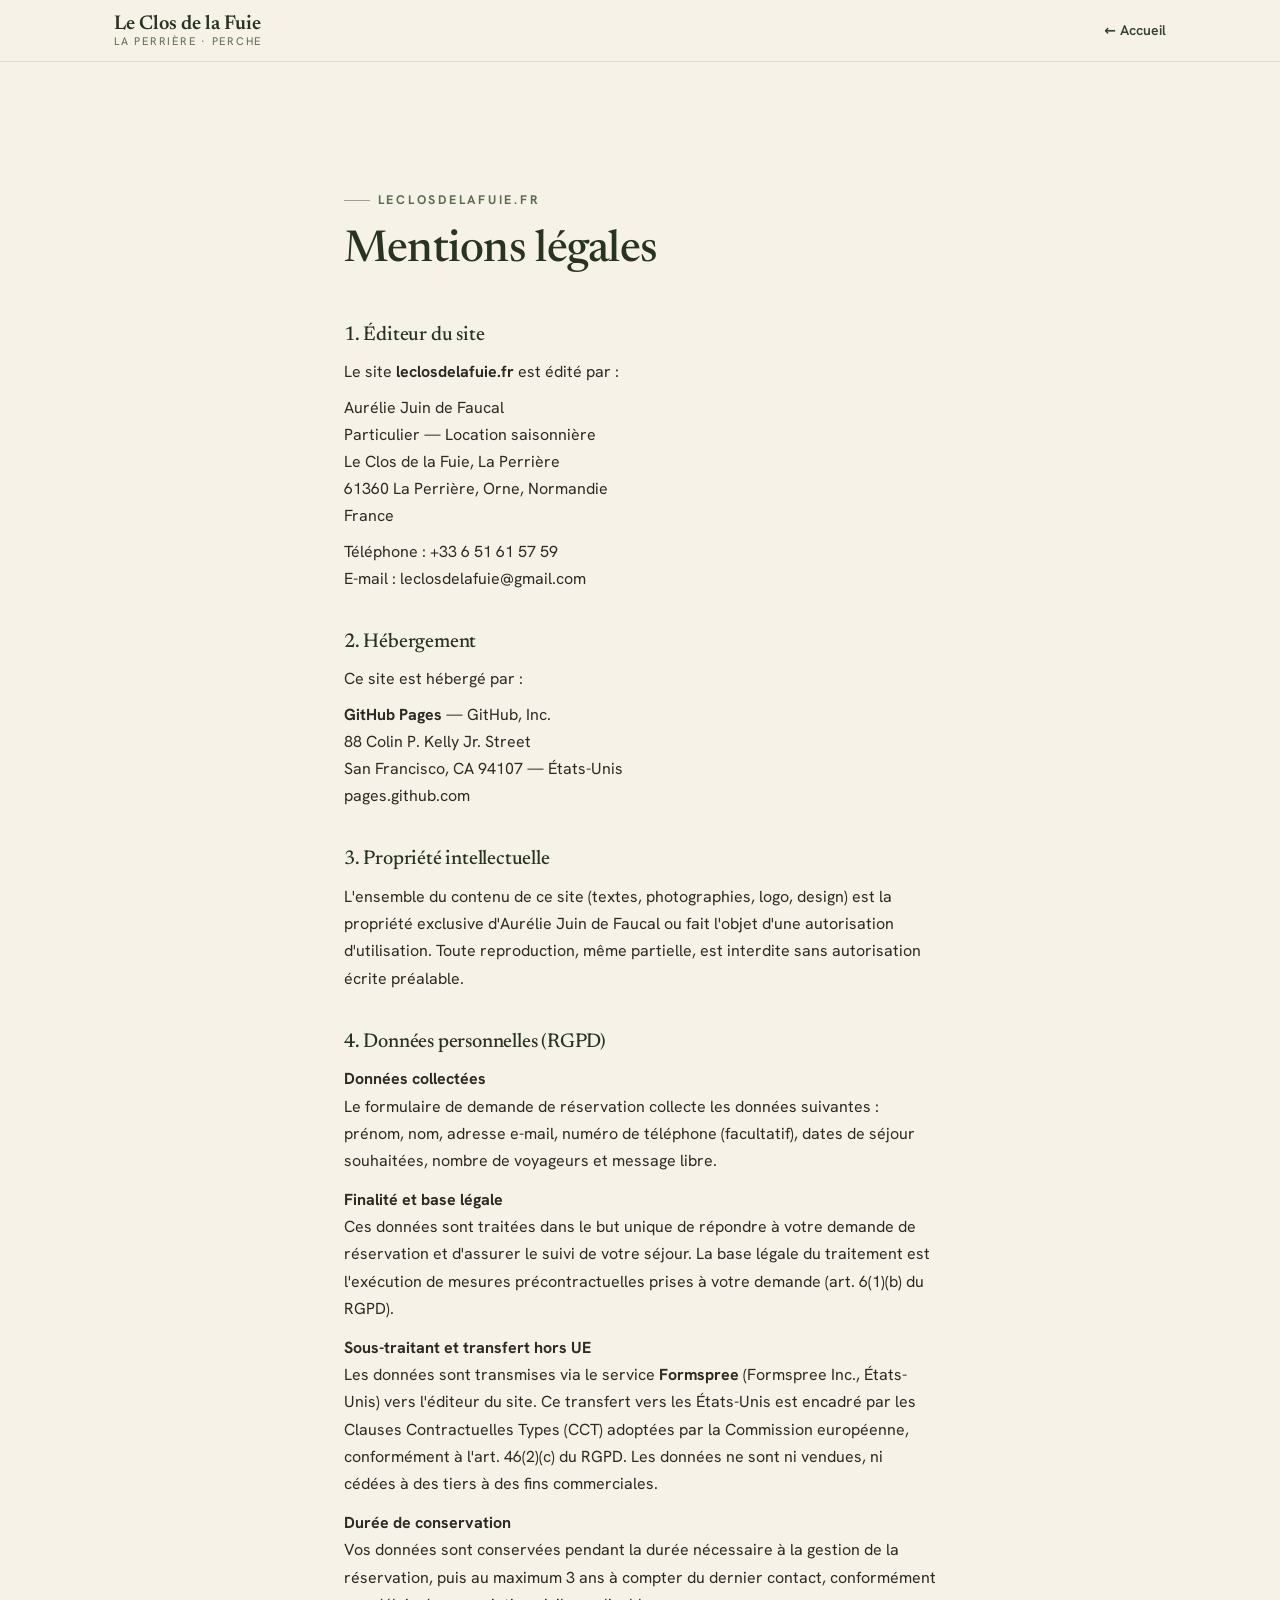
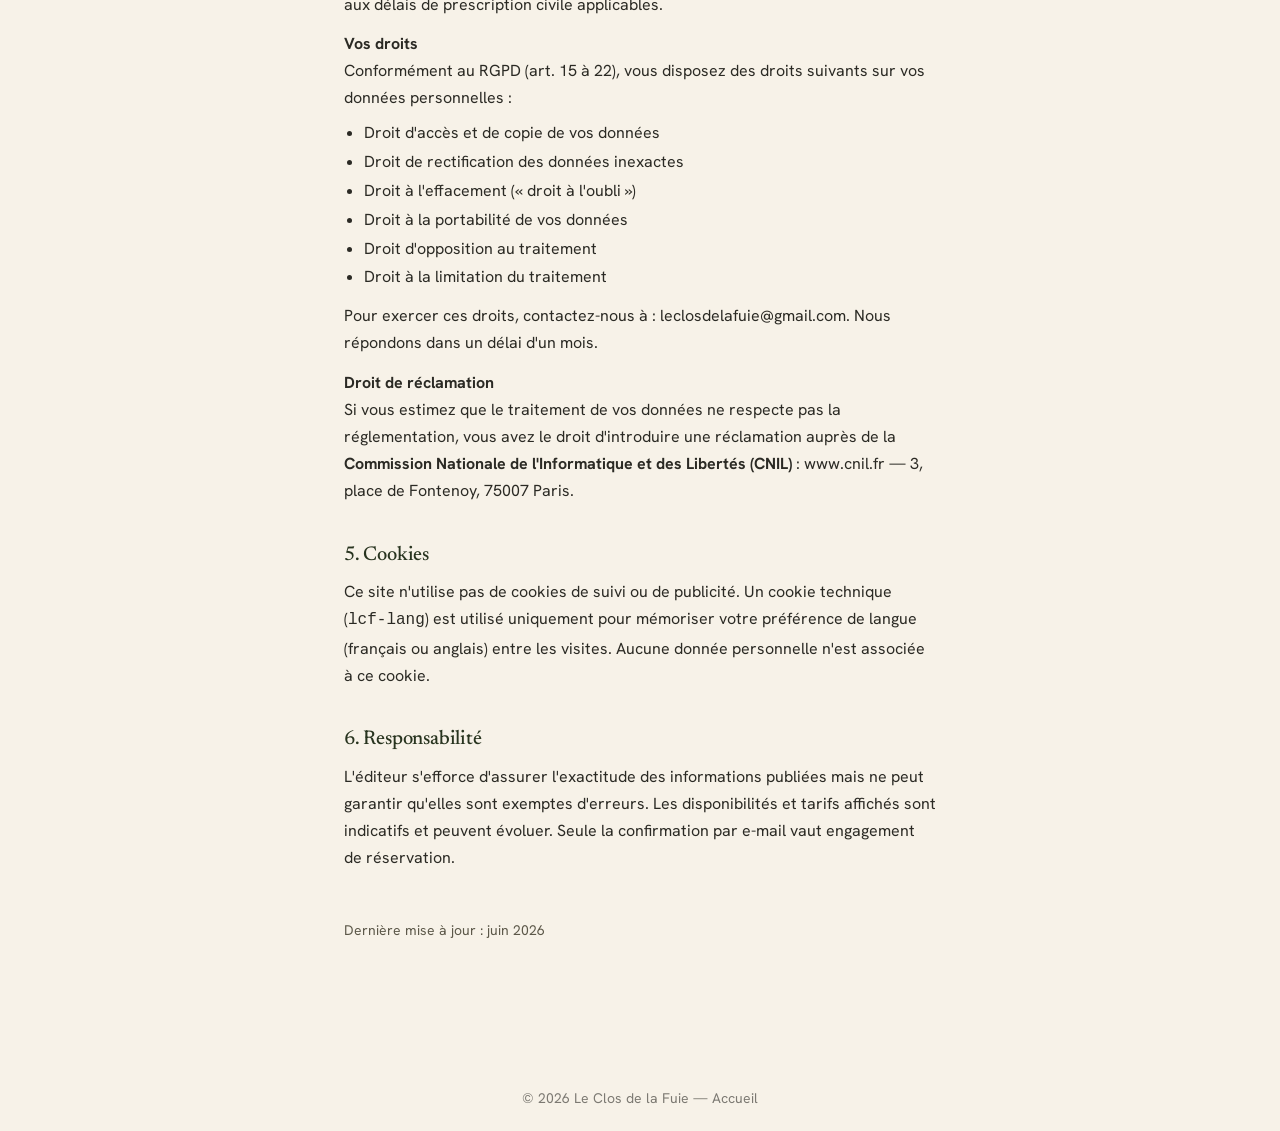
<file: mentions-legales.html>
<!DOCTYPE html>
<html lang="fr">
<head>
<meta charset="UTF-8">
<meta name="viewport" content="width=device-width, initial-scale=1">
<title>Mentions légales — Le Clos de la Fuie</title>
<meta name="description" content="Mentions légales du site leclosdelafuie.fr — gîte de charme à La Perrière, Perche.">
<meta name="robots" content="noindex">
<link rel="stylesheet" href="/styles.css">
</head>
<body>

<header class="art-top">
  <div class="wrap">
    <a class="brand" href="/">
      <b>Le Clos de la Fuie</b>
      <span>La Perrière · Perche</span>
    </a>
    <a class="back" href="/">← Accueil</a>
  </div>
</header>

<section style="max-width:720px; margin:0 auto; padding:clamp(60px,10vw,120px) var(--pad)">

  <p class="overline" style="margin-bottom:16px">leclosdelafuie.fr</p>
  <h1 style="font-family:var(--serif); font-size:clamp(28px,4vw,44px); font-weight:500; color:var(--forest-700); margin:0 0 48px; line-height:1.15">Mentions légales</h1>

  <div style="display:flex; flex-direction:column; gap:40px; color:var(--ink); line-height:1.7; font-size:16px">

    <div>
      <h2 style="font-family:var(--serif); font-size:20px; font-weight:500; color:var(--forest-700); margin:0 0 12px">1. Éditeur du site</h2>
      <p>Le site <strong>leclosdelafuie.fr</strong> est édité par :</p>
      <p style="margin-top:8px">
        Aurélie Juin de Faucal<br>
        Particulier — Location saisonnière<br>
        Le Clos de la Fuie, La Perrière<br>
        61360 La Perrière, Orne, Normandie<br>
        France
      </p>
      <p style="margin-top:8px">
        Téléphone : <a href="tel:+33651615759">+33 6 51 61 57 59</a><br>
        E-mail : <a href="mailto:leclosdelafuie@gmail.com">leclosdelafuie@gmail.com</a>
      </p>
    </div>

    <div>
      <h2 style="font-family:var(--serif); font-size:20px; font-weight:500; color:var(--forest-700); margin:0 0 12px">2. Hébergement</h2>
      <p>Ce site est hébergé par :</p>
      <p style="margin-top:8px">
        <strong>GitHub Pages</strong> — GitHub, Inc.<br>
        88 Colin P. Kelly Jr. Street<br>
        San Francisco, CA 94107 — États-Unis<br>
        <a href="https://pages.github.com" target="_blank" rel="noopener">pages.github.com</a>
      </p>
    </div>

    <div>
      <h2 style="font-family:var(--serif); font-size:20px; font-weight:500; color:var(--forest-700); margin:0 0 12px">3. Propriété intellectuelle</h2>
      <p>L'ensemble du contenu de ce site (textes, photographies, logo, design) est la propriété exclusive d'Aurélie Juin de Faucal ou fait l'objet d'une autorisation d'utilisation. Toute reproduction, même partielle, est interdite sans autorisation écrite préalable.</p>
    </div>

    <div>
      <h2 style="font-family:var(--serif); font-size:20px; font-weight:500; color:var(--forest-700); margin:0 0 12px">4. Données personnelles (RGPD)</h2>

      <p><strong>Données collectées</strong><br>Le formulaire de demande de réservation collecte les données suivantes : prénom, nom, adresse e-mail, numéro de téléphone (facultatif), dates de séjour souhaitées, nombre de voyageurs et message libre.</p>

      <p style="margin-top:12px"><strong>Finalité et base légale</strong><br>Ces données sont traitées dans le but unique de répondre à votre demande de réservation et d'assurer le suivi de votre séjour. La base légale du traitement est l'exécution de mesures précontractuelles prises à votre demande (art. 6(1)(b) du RGPD).</p>

      <p style="margin-top:12px"><strong>Sous-traitant et transfert hors UE</strong><br>Les données sont transmises via le service <strong>Formspree</strong> (Formspree Inc., États-Unis) vers l'éditeur du site. Ce transfert vers les États-Unis est encadré par les Clauses Contractuelles Types (CCT) adoptées par la Commission européenne, conformément à l'art. 46(2)(c) du RGPD. Les données ne sont ni vendues, ni cédées à des tiers à des fins commerciales.</p>

      <p style="margin-top:12px"><strong>Durée de conservation</strong><br>Vos données sont conservées pendant la durée nécessaire à la gestion de la réservation, puis au maximum 3 ans à compter du dernier contact, conformément aux délais de prescription civile applicables.</p>

      <p style="margin-top:12px"><strong>Vos droits</strong><br>Conformément au RGPD (art. 15 à 22), vous disposez des droits suivants sur vos données personnelles :</p>
      <ul style="margin-top:8px; padding-left:20px; line-height:1.8">
        <li>Droit d'accès et de copie de vos données</li>
        <li>Droit de rectification des données inexactes</li>
        <li>Droit à l'effacement (« droit à l'oubli »)</li>
        <li>Droit à la portabilité de vos données</li>
        <li>Droit d'opposition au traitement</li>
        <li>Droit à la limitation du traitement</li>
      </ul>
      <p style="margin-top:10px">Pour exercer ces droits, contactez-nous à : <a href="mailto:leclosdelafuie@gmail.com">leclosdelafuie@gmail.com</a>. Nous répondons dans un délai d'un mois.</p>

      <p style="margin-top:12px"><strong>Droit de réclamation</strong><br>Si vous estimez que le traitement de vos données ne respecte pas la réglementation, vous avez le droit d'introduire une réclamation auprès de la <strong>Commission Nationale de l'Informatique et des Libertés (CNIL)</strong> : <a href="https://www.cnil.fr" target="_blank" rel="noopener">www.cnil.fr</a> — 3, place de Fontenoy, 75007 Paris.</p>
    </div>

    <div>
      <h2 style="font-family:var(--serif); font-size:20px; font-weight:500; color:var(--forest-700); margin:0 0 12px">5. Cookies</h2>
      <p>Ce site n'utilise pas de cookies de suivi ou de publicité. Un cookie technique (<code>lcf-lang</code>) est utilisé uniquement pour mémoriser votre préférence de langue (français ou anglais) entre les visites. Aucune donnée personnelle n'est associée à ce cookie.</p>
    </div>

    <div>
      <h2 style="font-family:var(--serif); font-size:20px; font-weight:500; color:var(--forest-700); margin:0 0 12px">6. Responsabilité</h2>
      <p>L'éditeur s'efforce d'assurer l'exactitude des informations publiées mais ne peut garantir qu'elles sont exemptes d'erreurs. Les disponibilités et tarifs affichés sont indicatifs et peuvent évoluer. Seule la confirmation par e-mail vaut engagement de réservation.</p>
    </div>

    <div style="padding-top:8px; border-top:1px solid var(--stone-200); color:var(--ink-soft); font-size:14px">
      <p>Dernière mise à jour : juin 2026</p>
    </div>

  </div>
</section>

<footer style="background:var(--forest-800); padding:24px var(--pad); text-align:center">
  <p style="color:var(--linen-50); font-size:14px; opacity:.6">© 2026 Le Clos de la Fuie — <a href="/" style="color:inherit">Accueil</a></p>
</footer>

</body>
</html>
</file>
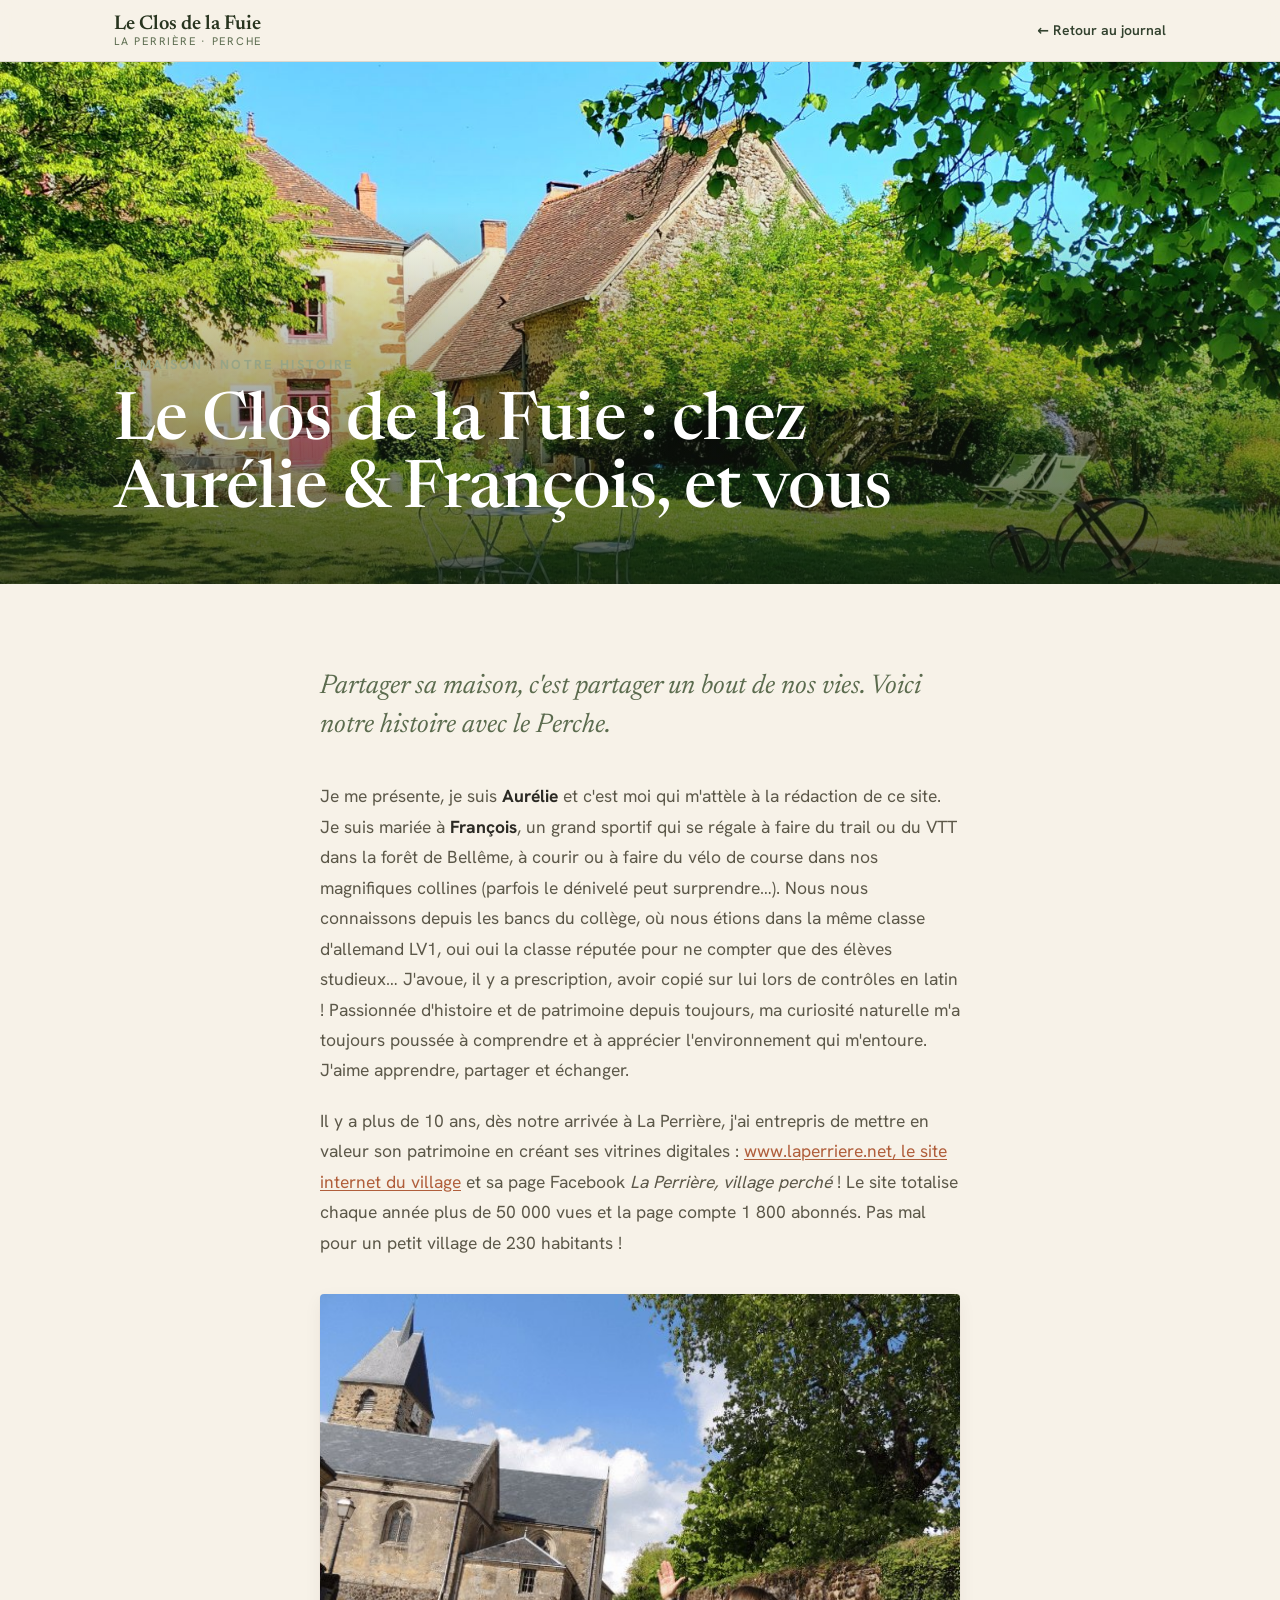
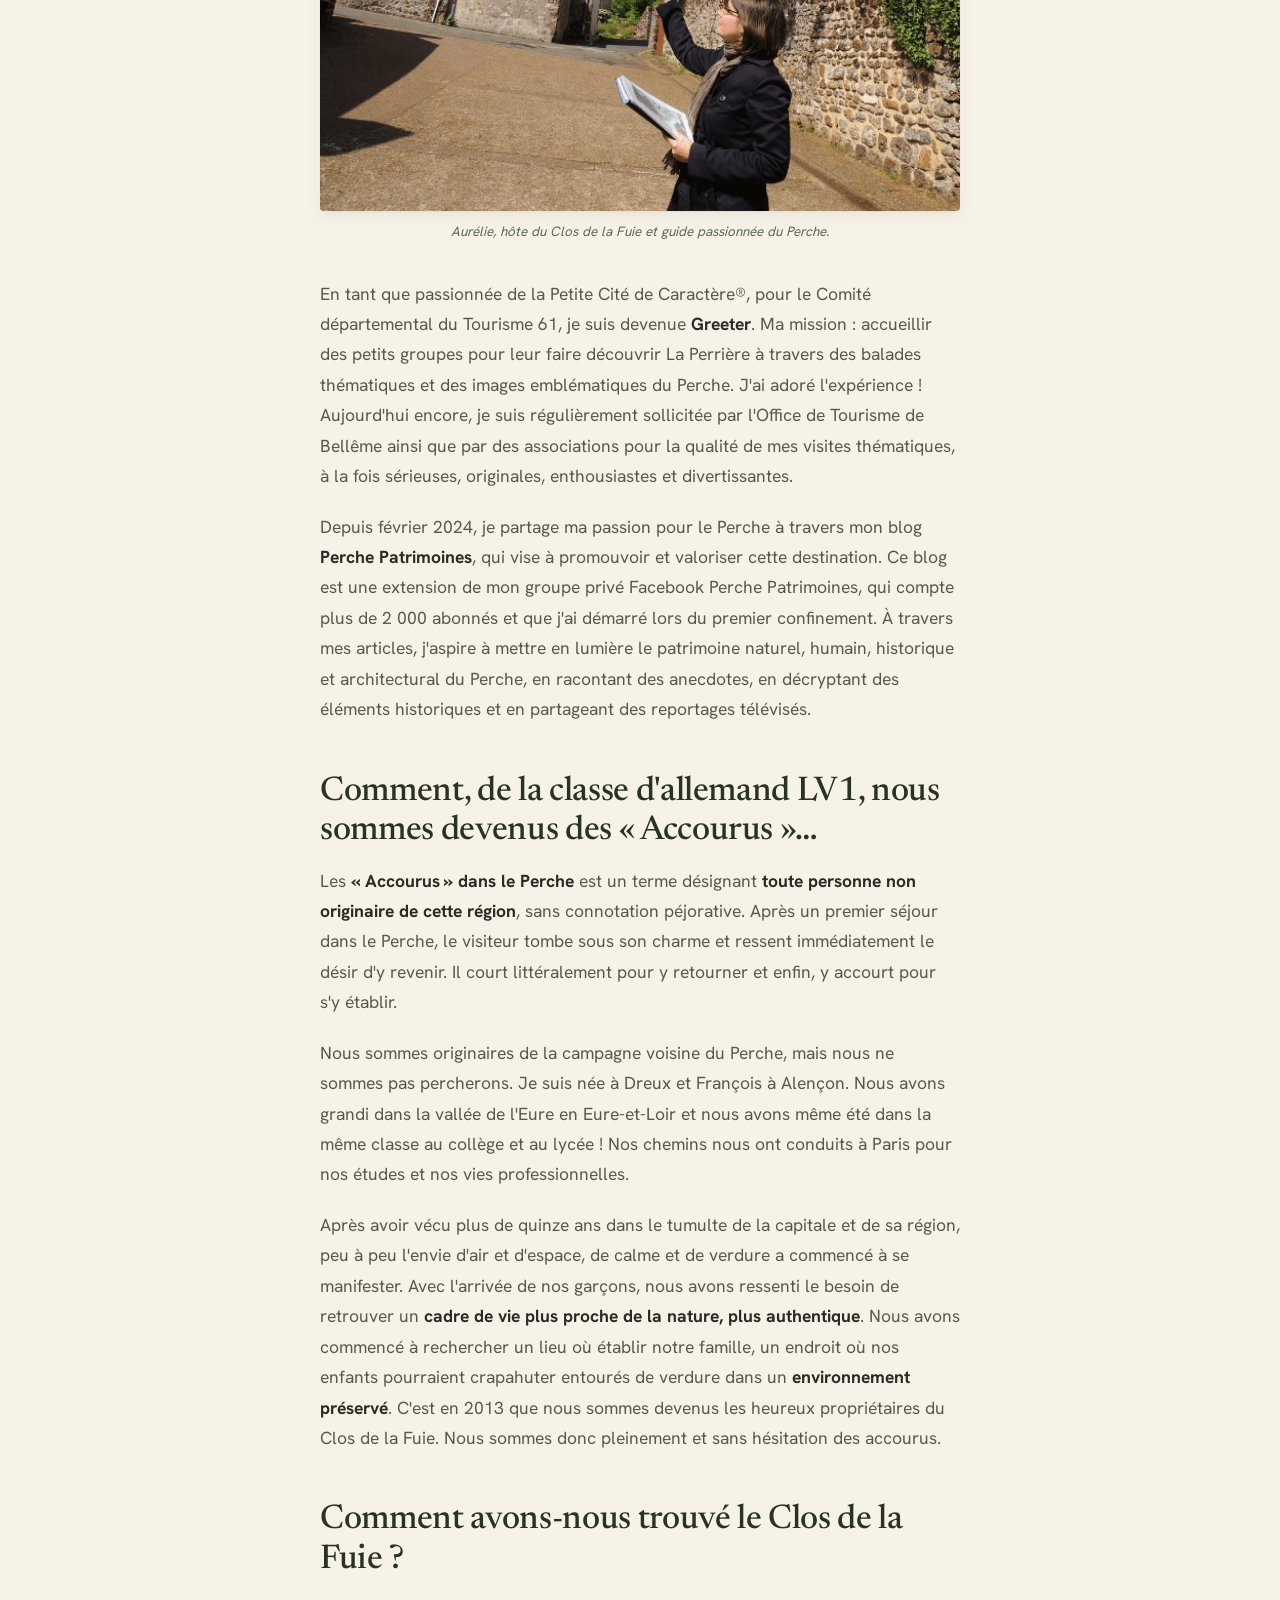
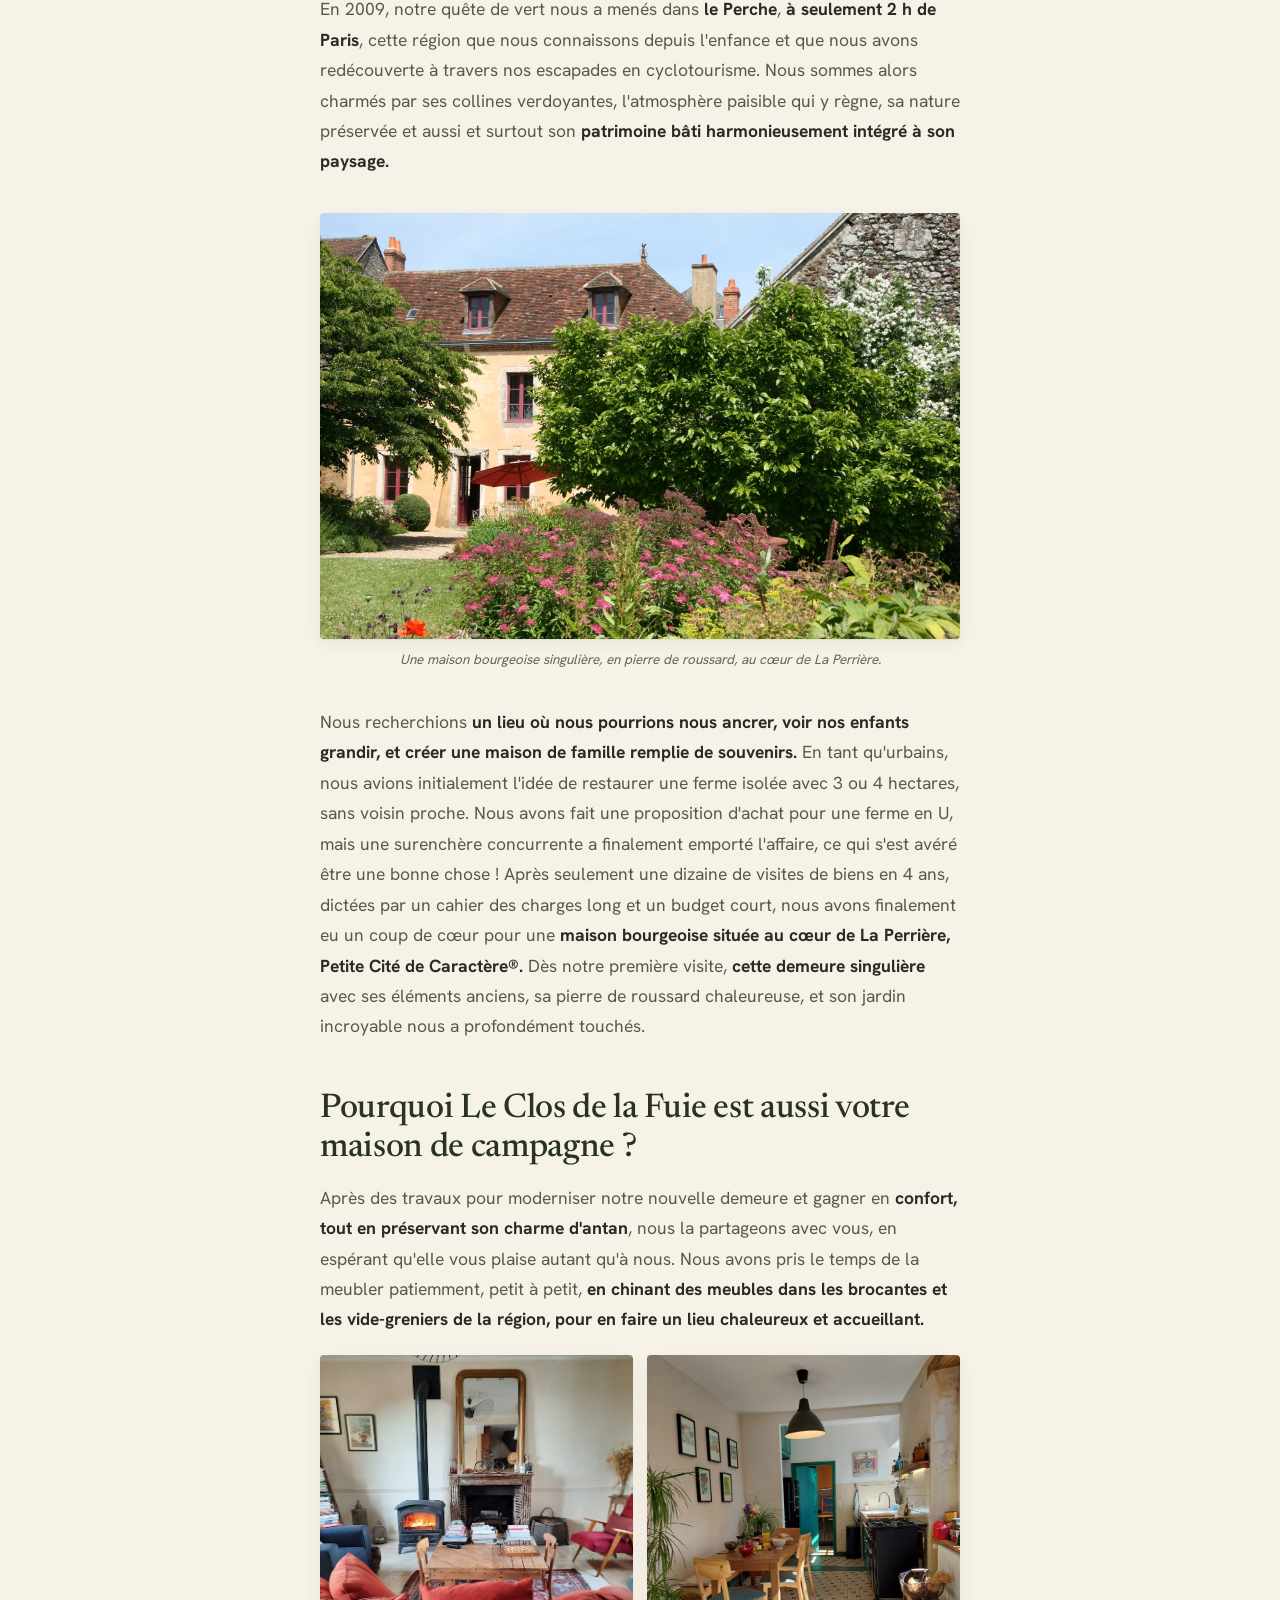
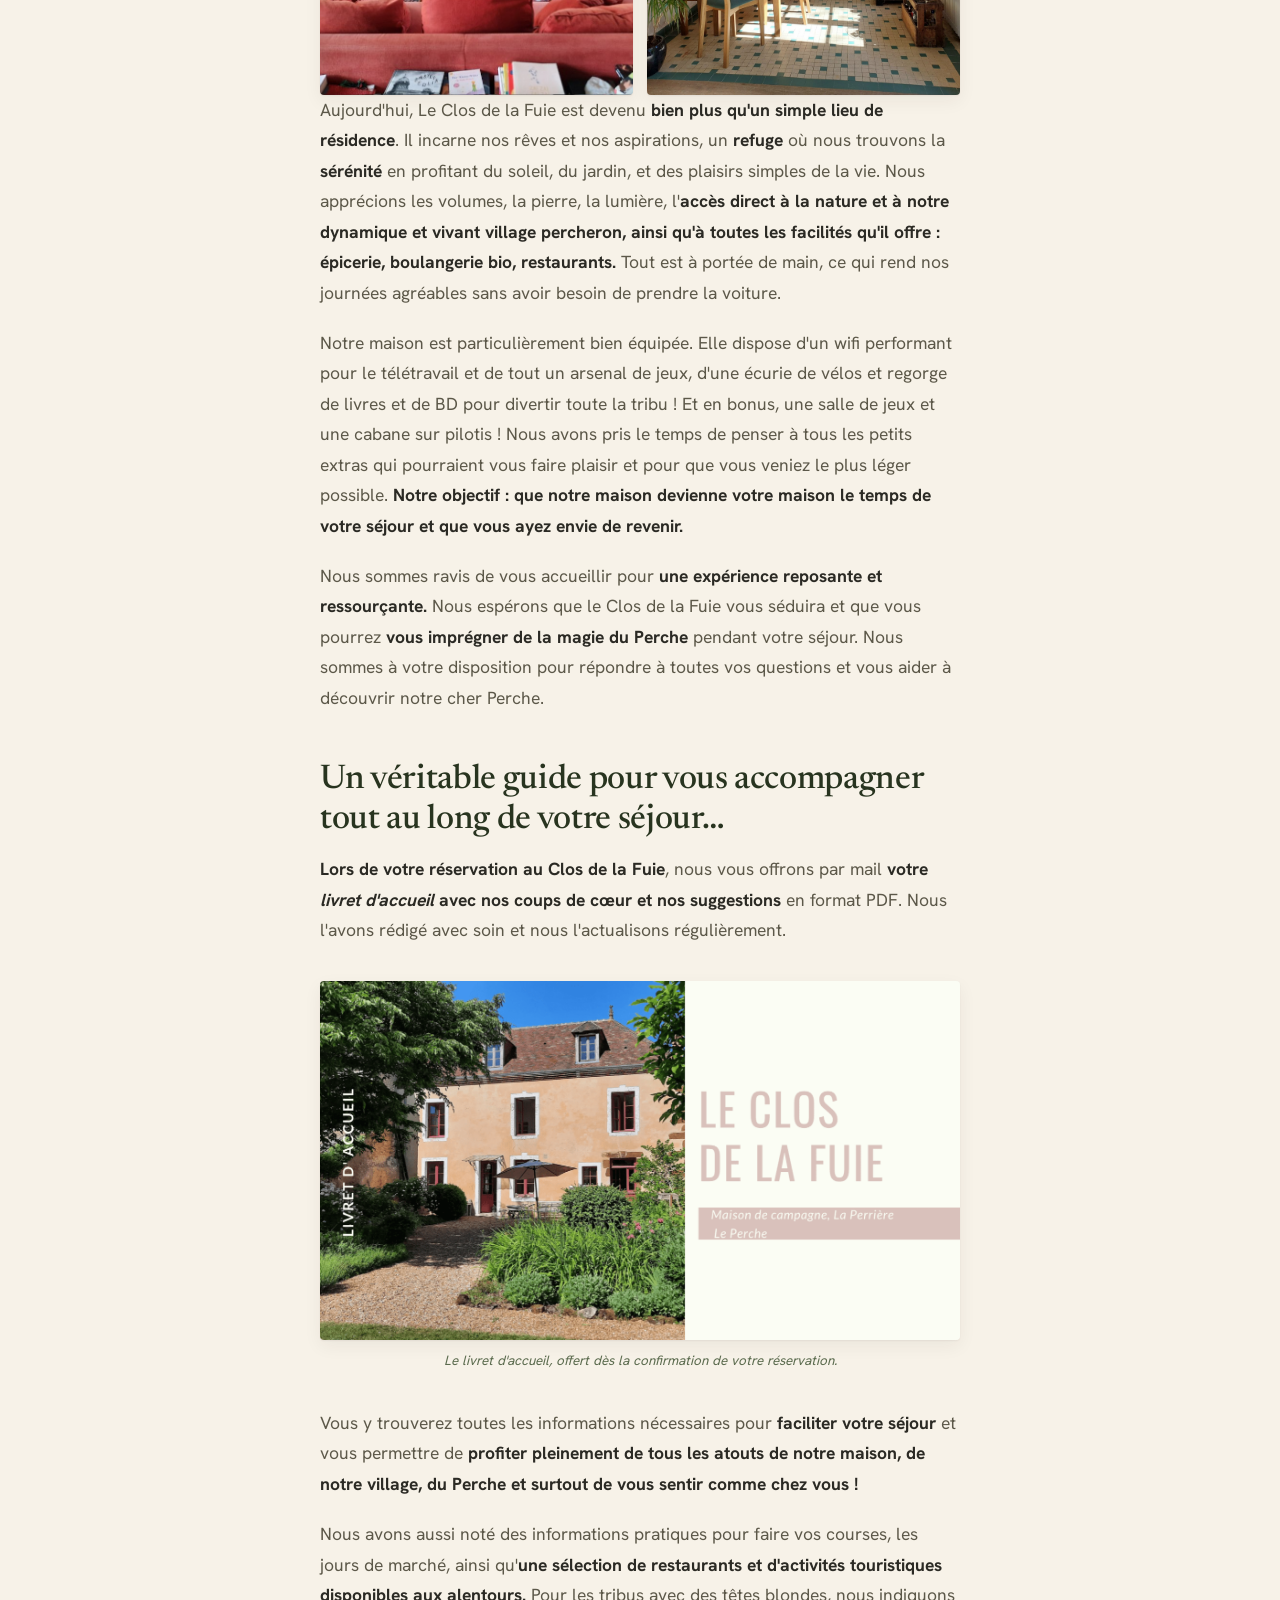
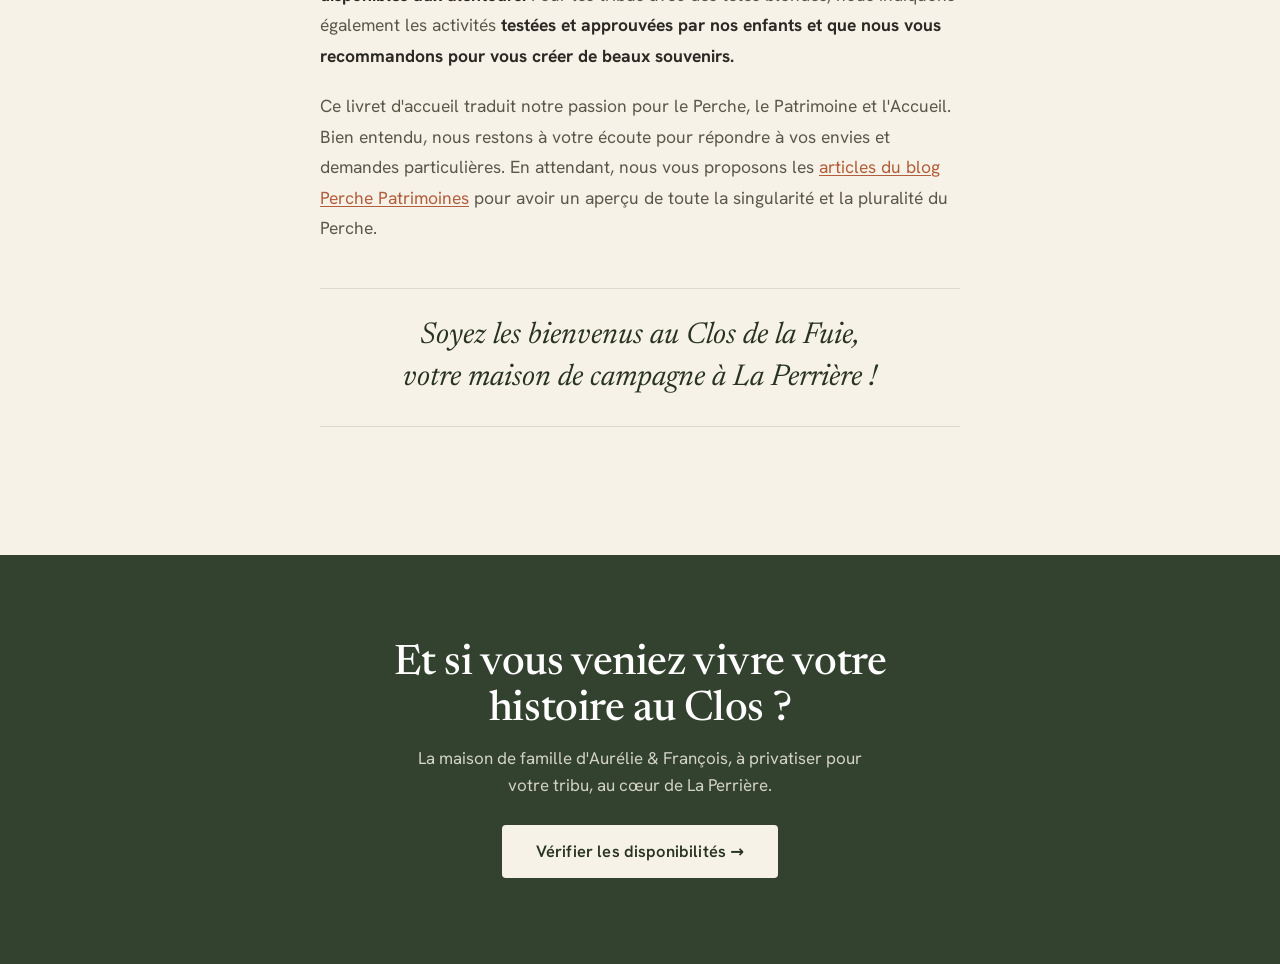
<file: articles/le-clos-chez-aurelie-francois.html>
<!DOCTYPE html>
<html lang="fr">
<head>
<meta charset="UTF-8">
<meta name="viewport" content="width=device-width, initial-scale=1">
<title>Le Clos de la Fuie : chez Aurélie et François, et vous — Le Clos de la Fuie</title>
<meta name="description" content="Partager sa maison, c'est partager un bout de nos vies. L'histoire d'Aurélie et François, et de leur maison de famille au cœur de La Perrière, dans le Perche.">
<link rel="icon" href="../favicon.svg" type="image/svg+xml">
<link rel="stylesheet" href="../styles.css">
</head>
<body>

<header class="art-top">
  <div class="wrap">
    <a class="brand" href="../index.html">
      <b>Le Clos de la Fuie</b>
      <span>La Perrière · Perche</span>
    </a>
    <a class="back" href="../index.html#journal">← Retour au journal</a>
  </div>
</header>

<section class="art-hero">
  <img src="../images/real-garden-wide.jpg" alt="Le Clos de la Fuie, maison de famille à La Perrière">
  <div class="wrap">
    <div class="eyebrow">La maison · Notre histoire</div>
    <h1>Le Clos de la Fuie : chez Aurélie &amp; François, et vous</h1>
  </div>
</section>

<article class="article">
  <p class="lede">Partager sa maison, c'est partager un bout de nos vies. Voici notre histoire avec le Perche.</p>

  <p>Je me présente, je suis <strong>Aurélie</strong> et c'est moi qui m'attèle à la rédaction de ce site. Je suis mariée à <strong>François</strong>, un grand sportif qui se régale à faire du trail ou du VTT dans la forêt de Bellême, à courir ou à faire du vélo de course dans nos magnifiques collines (parfois le dénivelé peut surprendre…). Nous nous connaissons depuis les bancs du collège, où nous étions dans la même classe d'allemand LV1, oui oui la classe réputée pour ne compter que des élèves studieux… J'avoue, il y a prescription, avoir copié sur lui lors de contrôles en latin ! Passionnée d'histoire et de patrimoine depuis toujours, ma curiosité naturelle m'a toujours poussée à comprendre et à apprécier l'environnement qui m'entoure. J'aime apprendre, partager et échanger.</p>

  <p>Il y a plus de 10 ans, dès notre arrivée à La Perrière, j'ai entrepris de mettre en valeur son patrimoine en créant ses vitrines digitales : <a href="https://laperriere.net/" target="_blank" rel="noopener">www.laperriere.net, le site internet du village</a> et sa page Facebook <em>La Perrière, village perché</em> ! Le site totalise chaque année plus de 50 000 vues et la page compte 1 800 abonnés. Pas mal pour un petit village de 230 habitants !</p>

  <figure>
    <img src="../images/hosts-2.jpg" alt="Aurélie, votre hôte et guide locale">
    <figcaption>Aurélie, hôte du Clos de la Fuie et guide passionnée du Perche.</figcaption>
  </figure>

  <p>En tant que passionnée de la Petite Cité de Caractère®, pour le Comité départemental du Tourisme 61, je suis devenue <strong>Greeter</strong>. Ma mission : accueillir des petits groupes pour leur faire découvrir La Perrière à travers des balades thématiques et des images emblématiques du Perche. J'ai adoré l'expérience ! Aujourd'hui encore, je suis régulièrement sollicitée par l'Office de Tourisme de Bellême ainsi que par des associations pour la qualité de mes visites thématiques, à la fois sérieuses, originales, enthousiastes et divertissantes.</p>

  <p>Depuis février 2024, je partage ma passion pour le Perche à travers mon blog <strong>Perche Patrimoines</strong>, qui vise à promouvoir et valoriser cette destination. Ce blog est une extension de mon groupe privé Facebook Perche Patrimoines, qui compte plus de 2 000 abonnés et que j'ai démarré lors du premier confinement. À travers mes articles, j'aspire à mettre en lumière le patrimoine naturel, humain, historique et architectural du Perche, en racontant des anecdotes, en décryptant des éléments historiques et en partageant des reportages télévisés.</p>

  <h2>Comment, de la classe d'allemand LV1, nous sommes devenus des « Accourus »…</h2>

  <p>Les <strong>« Accourus » dans le Perche</strong> est un terme désignant <strong>toute personne non originaire de cette région</strong>, sans connotation péjorative. Après un premier séjour dans le Perche, le visiteur tombe sous son charme et ressent immédiatement le désir d'y revenir. Il court littéralement pour y retourner et enfin, y accourt pour s'y établir.</p>

  <p>Nous sommes originaires de la campagne voisine du Perche, mais nous ne sommes pas percherons. Je suis née à Dreux et François à Alençon. Nous avons grandi dans la vallée de l'Eure en Eure-et-Loir et nous avons même été dans la même classe au collège et au lycée ! Nos chemins nous ont conduits à Paris pour nos études et nos vies professionnelles.</p>

  <p>Après avoir vécu plus de quinze ans dans le tumulte de la capitale et de sa région, peu à peu l'envie d'air et d'espace, de calme et de verdure a commencé à se manifester. Avec l'arrivée de nos garçons, nous avons ressenti le besoin de retrouver un <strong>cadre de vie plus proche de la nature, plus authentique</strong>. Nous avons commencé à rechercher un lieu où établir notre famille, un endroit où nos enfants pourraient crapahuter entourés de verdure dans un <strong>environnement préservé</strong>. C'est en 2013 que nous sommes devenus les heureux propriétaires du Clos de la Fuie. Nous sommes donc pleinement et sans hésitation des accourus.</p>

  <h2>Comment avons-nous trouvé le Clos de la Fuie ?</h2>

  <p>En 2009, notre quête de vert nous a menés dans <strong>le Perche</strong>, <strong>à seulement 2 h de Paris</strong>, cette région que nous connaissons depuis l'enfance et que nous avons redécouverte à travers nos escapades en cyclotourisme. Nous sommes alors charmés par ses collines verdoyantes, l'atmosphère paisible qui y règne, sa nature préservée et aussi et surtout son <strong>patrimoine bâti harmonieusement intégré à son paysage.</strong></p>

  <figure>
    <img src="../images/hero-exterior.jpg" alt="La façade du Clos de la Fuie et son jardin">
    <figcaption>Une maison bourgeoise singulière, en pierre de roussard, au cœur de La Perrière.</figcaption>
  </figure>

  <p>Nous recherchions <strong>un lieu où nous pourrions nous ancrer, voir nos enfants grandir, et créer une maison de famille remplie de souvenirs.</strong> En tant qu'urbains, nous avions initialement l'idée de restaurer une ferme isolée avec 3 ou 4 hectares, sans voisin proche. Nous avons fait une proposition d'achat pour une ferme en U, mais une surenchère concurrente a finalement emporté l'affaire, ce qui s'est avéré être une bonne chose ! Après seulement une dizaine de visites de biens en 4 ans, dictées par un cahier des charges long et un budget court, nous avons finalement eu un coup de cœur pour une <strong>maison bourgeoise située au cœur de La Perrière, Petite Cité de Caractère®.</strong> Dès notre première visite, <strong>cette demeure singulière</strong> avec ses éléments anciens, sa pierre de roussard chaleureuse, et son jardin incroyable nous a profondément touchés.</p>

  <h2>Pourquoi Le Clos de la Fuie est aussi votre maison de campagne ?</h2>

  <p>Après des travaux pour moderniser notre nouvelle demeure et gagner en <strong>confort, tout en préservant son charme d'antan</strong>, nous la partageons avec vous, en espérant qu'elle vous plaise autant qu'à nous. Nous avons pris le temps de la meubler patiemment, petit à petit, <strong>en chinant des meubles dans les brocantes et les vide-greniers de la région, pour en faire un lieu chaleureux et accueillant.</strong></p>

  <div class="fig2">
    <img src="../images/house-interior.jpg" alt="Le salon et sa cheminée">
    <img src="../images/real-kitchen.jpg" alt="La cuisine dînatoire">
  </div>

  <p>Aujourd'hui, Le Clos de la Fuie est devenu <strong>bien plus qu'un simple lieu de résidence</strong>. Il incarne nos rêves et nos aspirations, un <strong>refuge</strong> où nous trouvons la <strong>sérénité</strong> en profitant du soleil, du jardin, et des plaisirs simples de la vie. Nous apprécions les volumes, la pierre, la lumière, l'<strong>accès direct à la nature et à notre dynamique et vivant village percheron, ainsi qu'à toutes les facilités qu'il offre : épicerie, boulangerie bio, restaurants.</strong> Tout est à portée de main, ce qui rend nos journées agréables sans avoir besoin de prendre la voiture.</p>

  <p>Notre maison est particulièrement bien équipée. Elle dispose d'un wifi performant pour le télétravail et de tout un arsenal de jeux, d'une écurie de vélos et regorge de livres et de BD pour divertir toute la tribu ! Et en bonus, une salle de jeux et une cabane sur pilotis ! Nous avons pris le temps de penser à tous les petits extras qui pourraient vous faire plaisir et pour que vous veniez le plus léger possible. <strong>Notre objectif : que notre maison devienne votre maison le temps de votre séjour et que vous ayez envie de revenir.</strong></p>

  <p>Nous sommes ravis de vous accueillir pour <strong>une expérience reposante et ressourçante.</strong> Nous espérons que le Clos de la Fuie vous séduira et que vous pourrez <strong>vous imprégner de la magie du Perche</strong> pendant votre séjour. Nous sommes à votre disposition pour répondre à toutes vos questions et vous aider à découvrir notre cher Perche.</p>

  <h2>Un véritable guide pour vous accompagner tout au long de votre séjour…</h2>

  <p><strong>Lors de votre réservation au Clos de la Fuie</strong>, nous vous offrons par mail <strong>votre <em>livret d'accueil</em> avec nos coups de cœur et nos suggestions</strong> en format PDF. Nous l'avons rédigé avec soin et nous l'actualisons régulièrement.</p>

  <figure>
    <img src="../images/booklet.png" alt="Le livret d'accueil du Clos de la Fuie">
    <figcaption>Le livret d'accueil, offert dès la confirmation de votre réservation.</figcaption>
  </figure>

  <p>Vous y trouverez toutes les informations nécessaires pour <strong>faciliter votre séjour</strong> et vous permettre de <strong>profiter pleinement de tous les atouts de notre maison, de notre village, du Perche et surtout de vous sentir comme chez vous !</strong></p>

  <p>Nous avons aussi noté des informations pratiques pour faire vos courses, les jours de marché, ainsi qu'<strong>une sélection de restaurants et d'activités touristiques disponibles aux alentours.</strong> Pour les tribus avec des têtes blondes, nous indiquons également les activités <strong>testées et approuvées par nos enfants et que nous vous recommandons pour vous créer de beaux souvenirs.</strong></p>

  <p>Ce livret d'accueil traduit notre passion pour le Perche, le Patrimoine et l'Accueil. Bien entendu, nous restons à votre écoute pour répondre à vos envies et demandes particulières. En attendant, nous vous proposons les <a href="https://leclosdelafuie.fr/blogperchepatrimoines/" target="_blank" rel="noopener">articles du blog Perche Patrimoines</a> pour avoir un aperçu de toute la singularité et la pluralité du Perche.</p>

  <p class="pullquote">Soyez les bienvenus au Clos de la Fuie, votre maison de campagne à La Perrière !</p>
</article>

<section class="art-cta">
  <h2>Et si vous veniez vivre votre histoire au Clos&nbsp;?</h2>
  <p>La maison de famille d'Aurélie &amp; François, à privatiser pour votre tribu, au cœur de La Perrière.</p>
  <a href="../index.html#reserver" class="btn btn-light btn-lg">Vérifier les disponibilités →</a>
</section>

</body>
</html>
</file>
<file: styles.css>
/* ============================================================
   Le Clos de la Fuie — design system
   Warm, natural, honest. Linen · sage · forest · terracotta.
   ============================================================ */

/* Polices auto-hébergées — aucune donnée envoyée à Google */
@import url('./fonts/fonts.css');

:root{
  /* palette */
  --linen:      #F7F2E8;
  --linen-2:    #F1EADb;
  --sand:       #ECE3D2;
  --sand-deep:  #E3D7BF;
  --forest:     #33422F;
  --forest-700: #28341F;
  --moss:       #5B6B4E;
  --sage:       #97A485;
  --ink:        #2B2A24;
  --ink-soft:   #5C5849;
  --terracotta: #B05E3B;
  --terracotta-soft:#C98B5E;
  --gold:       #C99A2E;
  --line:       rgba(43,42,36,0.13);
  --line-soft:  rgba(43,42,36,0.07);
  --white:      #FFFDF8;

  --serif:'Newsreader', Georgia, 'Times New Roman', serif;
  --sans:'Hanken Grotesk', -apple-system, system-ui, sans-serif;

  --maxw: 1180px;
  --pad: clamp(20px, 5vw, 64px);
  --radius: 4px;
  --shadow-sm: 0 1px 2px rgba(43,42,36,.06), 0 6px 18px rgba(43,42,36,.06);
  --shadow-md: 0 10px 40px rgba(43,42,36,.14);
  --ease: cubic-bezier(.4,.0,.15,1);
}

*{box-sizing:border-box; margin:0; padding:0}
html{scroll-behavior:smooth; -webkit-text-size-adjust:100%}
body{
  font-family:var(--sans);
  color:var(--ink);
  background:var(--linen);
  line-height:1.6;
  font-size:17px;
  overflow-x:hidden;
  -webkit-font-smoothing:antialiased;
}
img{display:block; max-width:100%}
a{color:inherit; text-decoration:none}
button{font-family:inherit; cursor:pointer; border:none; background:none}
::selection{background:var(--sage); color:var(--forest-700)}

/* ---------- type ---------- */
h1,h2,h3,h4{font-family:var(--serif); font-weight:500; line-height:1.08; letter-spacing:-.01em; color:var(--forest-700)}
.overline{
  font-family:var(--sans); font-size:12.5px; font-weight:700;
  letter-spacing:.22em; text-transform:uppercase; color:var(--moss);
  display:inline-flex; align-items:center; gap:.6em;
}
.overline::before{content:""; width:26px; height:1px; background:var(--sage)}
.overline.center::after{content:""; width:26px; height:1px; background:var(--sage)}
.overline.center{justify-content:center}
.lead{font-size:clamp(18px,2.2vw,21px); color:var(--ink-soft); line-height:1.7}
em{font-style:italic}
.serif-em{font-family:var(--serif); font-style:italic; font-weight:400}

/* ---------- layout ---------- */
.wrap{max-width:var(--maxw); margin:0 auto; padding-left:var(--pad); padding-right:var(--pad)}
section{position:relative}
.section{padding:clamp(64px,9vw,120px) 0}
.section.tight{padding:clamp(48px,6vw,80px) 0}
.bg-sand{background:var(--sand)}
.bg-linen2{background:var(--linen-2)}
.bg-forest{background:var(--forest); color:var(--linen)}
.bg-forest h1,.bg-forest h2,.bg-forest h3{color:var(--white)}
.bg-forest .overline{color:var(--sage)}
.bg-forest .lead{color:rgba(247,242,232,.82)}

/* ---------- buttons ---------- */
.btn{
  display:inline-flex; align-items:center; justify-content:center; gap:.6em;
  font-family:var(--sans); font-weight:600; font-size:15.5px; letter-spacing:.01em;
  padding:15px 26px; border-radius:var(--radius); transition:all .25s var(--ease);
  white-space:nowrap; line-height:1; cursor:pointer;
}
.btn-primary{background:var(--forest); color:var(--linen); box-shadow:0 2px 10px rgba(40,52,31,.25)}
.btn-primary:hover{background:var(--forest-700); transform:translateY(-2px); box-shadow:0 8px 22px rgba(40,52,31,.32)}
.btn-ghost{background:transparent; color:var(--forest); box-shadow:inset 0 0 0 1.5px var(--forest)}
.btn-ghost:hover{background:var(--forest); color:var(--linen)}
.btn-light{background:var(--linen); color:var(--forest-700)}
.btn-light:hover{background:var(--white); transform:translateY(-2px)}
.btn-cream-ghost{background:transparent; color:var(--linen); box-shadow:inset 0 0 0 1.5px rgba(247,242,232,.5)}
.btn-cream-ghost:hover{background:rgba(247,242,232,.12)}
.btn-sm{padding:11px 18px; font-size:14px}
.btn-lg{padding:18px 34px; font-size:16.5px}
.btn .arrow{transition:transform .25s var(--ease)}
.btn:hover .arrow{transform:translateX(3px)}

/* =========================================================
   NAV
   ========================================================= */
.nav{
  position:fixed; top:var(--tb-h,40px); left:0; right:0; z-index:60;
  display:flex; align-items:center; justify-content:space-between;
  padding:14px var(--pad);
  transition:background .4s var(--ease), box-shadow .4s var(--ease), padding .4s var(--ease), top .45s var(--ease);
}
body.scrolled .nav{top:0}
.nav.solid{background:rgba(247,242,232,.92); backdrop-filter:blur(12px); box-shadow:0 1px 0 var(--line); padding-top:11px; padding-bottom:11px}
.nav-brand{display:flex; flex-direction:row; align-items:center; gap:13px; z-index:2; text-decoration:none}
.logo-rose{flex:0 0 auto; transition:opacity .4s}
.lp{fill:rgba(244,240,228,.12); stroke:#f4f0e4; transition:fill .4s, stroke .4s}
.ls{fill:none; stroke:#f4f0e4; transition:stroke .4s}
.logo-text{display:flex; flex-direction:column}
.logo-name{font-family:var(--serif); font-size:19px; font-weight:600; color:#f4f0e4; letter-spacing:.01em; white-space:nowrap; line-height:1.05; transition:color .4s}
.logo-tagline{font-size:9.5px; letter-spacing:.28em; text-transform:uppercase; color:rgba(244,240,228,.7); margin-top:4px; white-space:nowrap; transition:color .4s}
.nav.solid .lp{fill:#e7ebdc; stroke:#6f7a58}
.nav.solid .ls{stroke:#6f7a58}
.nav.solid .logo-name{color:#474e39}
.nav.solid .logo-tagline{color:#6f7a58}
.nav-links{display:flex; align-items:center; gap:28px}
.nav-links a{font-size:14.5px; font-weight:500; color:var(--white); opacity:.92; position:relative; padding:4px 0; transition:color .4s}
.nav-links a::after{content:""; position:absolute; left:0; bottom:-2px; width:0; height:1.5px; background:currentColor; transition:width .25s var(--ease)}
.nav-links a:hover::after{width:100%}
.nav.solid .nav-links a{color:var(--ink)}
.nav-right{display:flex; align-items:center; gap:16px; z-index:2}

.lang{display:inline-flex; align-items:center; font-size:13px; font-weight:600; letter-spacing:.04em; border-radius:20px; overflow:hidden; box-shadow:inset 0 0 0 1px rgba(255,255,255,.4)}
.nav.solid .lang{box-shadow:inset 0 0 0 1px var(--line)}
.lang button{padding:6px 11px; color:var(--white); opacity:.7; transition:all .25s}
.nav.solid .lang button{color:var(--ink-soft)}
.lang button.on{background:var(--linen); color:var(--forest-700); opacity:1}
.nav.solid .lang button.on{background:var(--forest); color:var(--linen)}

.nav-toggle{display:none; flex-direction:column; gap:5px; padding:8px; z-index:2}
.nav-toggle span{width:24px; height:2px; background:var(--white); transition:.3s}
.nav.solid .nav-toggle span{background:var(--ink)}

/* mobile menu */
.mobile-menu{
  position:fixed; inset:0; z-index:55; background:var(--forest);
  display:flex; flex-direction:column; justify-content:center; gap:6px; padding:0 var(--pad);
  transform:translateY(-100%); transition:transform .5s var(--ease); pointer-events:none;
}
.mobile-menu.open{transform:translateY(0); pointer-events:auto}
.mobile-menu a{font-family:var(--serif); font-size:clamp(28px,8vw,40px); color:var(--linen); padding:8px 0; opacity:.92}
.mobile-menu a small{font-family:var(--sans); font-size:13px; letter-spacing:.1em; color:var(--sage); display:block; margin-top:2px}
.mobile-menu .mm-cta{margin-top:24px}

/* =========================================================
   HERO
   ========================================================= */
.hero{position:relative; isolation:isolate; min-height:100svh; display:flex; align-items:flex-end; color:var(--linen);
  background-image:
    linear-gradient(180deg, rgba(11,16,9,.18) 0%, rgba(11,16,9,0) 32%, rgba(11,16,9,.06) 58%, rgba(11,16,9,.34) 84%, rgba(11,16,9,.52) 100%),
    linear-gradient(96deg, rgba(11,16,9,.46) 0%, rgba(11,16,9,.26) 28%, rgba(11,16,9,.06) 52%, rgba(11,16,9,0) 70%),
    url('images/hero-exterior.jpg');
  background-size:cover; background-position:center 60%; background-repeat:no-repeat}
.hero-img{display:none}
.hero::after{content:none}
.hero-inner{position:relative; z-index:2; width:100%; max-width:var(--maxw); margin:0 auto; padding:0 var(--pad) clamp(48px,7vw,84px)}
.hero-rating{display:inline-flex; align-items:center; gap:10px; background:rgba(247,242,232,.16); backdrop-filter:blur(6px); border:1px solid rgba(247,242,232,.28); padding:8px 14px 8px 12px; border-radius:30px; font-size:13.5px; font-weight:600; margin-bottom:22px}
.hero-rating .stars{color:var(--gold); letter-spacing:1px}
.hero h1{font-size:clamp(38px,6.4vw,78px); font-weight:500; max-width:20ch; color:var(--white); text-shadow:0 1px 2px rgba(10,14,8,.55), 0 2px 26px rgba(10,14,8,.5)}
.hero h1 em{font-style:italic; color:#F4E9C8}
.hero-loc{font-family:var(--serif); font-style:italic; font-size:clamp(16px,2vw,22px); color:#F4E9C8; margin-top:14px; letter-spacing:.01em; text-shadow:0 1px 2px rgba(10,14,8,.5)}
.hero .lead{color:rgba(247,242,232,.96); max-width:46ch; margin-top:20px; font-size:clamp(17px,2vw,21px); text-shadow:0 1px 2px rgba(10,14,8,.5), 0 1px 18px rgba(10,14,8,.45)}
.hero-actions{display:flex; flex-wrap:wrap; gap:14px; margin-top:34px; align-items:center}
.hero-actions .note{font-size:13.5px; color:rgba(247,242,232,.78); display:flex; align-items:center; gap:7px}
.dot{width:7px; height:7px; border-radius:50%; background:#7FB069; box-shadow:0 0 0 4px rgba(127,176,105,.25)}
.scroll-cue{position:absolute; left:50%; bottom:24px; transform:translateX(-50%); z-index:2; font-size:11px; letter-spacing:.22em; text-transform:uppercase; color:rgba(247,242,232,.7); display:flex; flex-direction:column; align-items:center; gap:8px}
.scroll-cue .l{width:1px; height:34px; background:linear-gradient(rgba(247,242,232,.6), transparent); animation:cue 2s var(--ease) infinite}
@keyframes cue{0%{transform:scaleY(0); transform-origin:top}45%{transform:scaleY(1); transform-origin:top}55%{transform:scaleY(1); transform-origin:bottom}100%{transform:scaleY(0); transform-origin:bottom}}

/* =========================================================
   FACTS STRIP
   ========================================================= */
.facts{background:var(--forest); color:var(--linen)}
.facts .wrap{display:grid; grid-template-columns:repeat(4,1fr); gap:1px; background:rgba(247,242,232,.14); border-radius:0}
.fact{background:var(--forest); padding:26px 22px; text-align:center}
.fact .n{font-family:var(--serif); font-size:clamp(28px,3.5vw,38px); color:var(--white); line-height:1}
.fact .l{font-size:12.5px; letter-spacing:.12em; text-transform:uppercase; color:var(--sage); margin-top:8px}
.facts.inline .wrap{background:transparent; gap:0}

/* =========================================================
   GENERIC SECTION HEAD
   ========================================================= */
.head{max-width:680px}
.head.center{margin:0 auto; text-align:center}
.head h2{font-size:clamp(30px,4.6vw,52px); margin-top:16px}
.head .lead{margin-top:18px}
.section-num{font-family:var(--serif); font-style:italic; color:var(--sage); font-size:18px}

/* =========================================================
   SPLIT (image + text)
   ========================================================= */
.split{display:grid; grid-template-columns:1.05fr 1fr; gap:clamp(32px,5vw,72px); align-items:center}
.split.rev .split-media{order:2}
.split-media{position:relative}
.split-media img{width:100%; height:100%; max-height:560px; object-fit:cover; border-radius:var(--radius)}
.split-media .tag{position:absolute; bottom:16px; left:16px; background:var(--linen); color:var(--forest-700); font-size:12.5px; font-weight:600; letter-spacing:.04em; padding:8px 14px; border-radius:30px; box-shadow:var(--shadow-sm)}
.split-body h2{font-size:clamp(28px,4vw,46px); margin-top:14px}
.split-body p{margin-top:18px; color:var(--ink-soft)}
.split-body .btn{margin-top:28px}

/* =========================================================
   SELLING POINTS
   ========================================================= */
.points{display:grid; grid-template-columns:repeat(3,1fr); gap:clamp(20px,3vw,40px)}
.point{padding:8px 0}
.point .ic{width:52px; height:52px; color:var(--moss); margin-bottom:20px}
.point .ic svg{width:100%; height:100%}
.point h3{font-size:23px; margin-bottom:10px}
.point p{color:var(--ink-soft); font-size:16px}

/* =========================================================
   GALLERY
   ========================================================= */
.gallery{display:grid; grid-template-columns:repeat(4,1fr); grid-auto-rows:200px; gap:14px}
.gallery figure{position:relative; overflow:hidden; border-radius:var(--radius); cursor:pointer; background:var(--sand-deep)}
.gallery img{width:100%; height:100%; object-fit:cover; transition:transform .9s var(--ease)}
.gallery figure:hover img{transform:scale(1.06)}
.gallery figcaption{position:absolute; inset:auto 0 0 0; padding:30px 16px 14px; font-size:13px; font-weight:600; letter-spacing:.04em; color:#fff;
  background:linear-gradient(transparent, rgba(20,28,18,.66)); opacity:0; transform:translateY(8px); transition:.35s var(--ease)}
.gallery figure:hover figcaption{opacity:1; transform:translateY(0)}
.g-tall{grid-row:span 2}
.g-wide{grid-column:span 2}
.gallery .more{display:flex; align-items:center; justify-content:center; background:var(--forest); color:var(--linen); font-weight:600; font-size:15px; gap:8px; text-align:center}
.gallery .more:hover{background:var(--forest-700)}

/* room chips grid */
.rooms{display:grid; grid-template-columns:repeat(3,1fr); gap:18px}
.room{position:relative; border-radius:var(--radius); overflow:hidden; aspect-ratio:4/3.1; cursor:pointer; background:var(--sand-deep)}
.room img{width:100%; height:100%; object-fit:cover; transition:transform .8s var(--ease)}
.room:hover img{transform:scale(1.05)}
.room::after{content:""; position:absolute; inset:0; background:linear-gradient(transparent 40%, rgba(20,28,18,.72))}
.room .meta{position:absolute; left:18px; bottom:16px; right:18px; z-index:2; color:#fff}
.room .meta h3{color:#fff; font-size:21px}
.room .meta p{font-size:13.5px; opacity:.85; margin-top:2px}

/* equipment */
.equip{display:grid; grid-template-columns:repeat(3,1fr); gap:14px 40px; margin-top:10px}
.equip li{display:flex; align-items:flex-start; gap:12px; padding:11px 0; border-bottom:1px solid var(--line-soft); font-size:15.5px; list-style:none}
.equip li svg{flex:none; width:19px; height:19px; color:var(--moss); margin-top:2px}

/* =========================================================
   PRICING
   ========================================================= */
.price-grid{display:grid; grid-template-columns:repeat(3,1fr); gap:18px}
.price-card{background:var(--white); border:1px solid var(--line); border-radius:8px; padding:34px 28px; position:relative; transition:.3s var(--ease)}
.price-card:hover{transform:translateY(-4px); box-shadow:var(--shadow-md)}
.price-card.feature{background:var(--forest); color:var(--linen); border-color:var(--forest)}
.price-card.feature h3{color:var(--white)}
.price-card .season{font-size:13px; letter-spacing:.16em; text-transform:uppercase; color:var(--moss); font-weight:700}
.price-card.feature .season{color:var(--sage)}
.price-card .when{font-family:var(--serif); font-size:22px; margin:6px 0 18px}
.price-card .amt{font-family:var(--serif); font-size:46px; color:var(--forest-700); line-height:1}
.price-card.feature .amt{color:var(--white)}
.price-card .amt small{font-family:var(--sans); font-size:15px; color:var(--ink-soft); font-weight:500}
.price-card.feature .amt small{color:rgba(247,242,232,.7)}
.price-card .pl{margin-top:18px; font-size:14.5px}
.price-card .pl li{padding:7px 0; border-top:1px solid var(--line-soft); display:flex; gap:9px; list-style:none}
.price-card.feature .pl li{border-color:rgba(247,242,232,.16)}
.badge-feature{position:absolute; top:-12px; right:24px; background:var(--terracotta); color:#fff; font-size:11.5px; font-weight:700; letter-spacing:.08em; text-transform:uppercase; padding:6px 13px; border-radius:20px}
.price-note{margin-top:22px; font-size:14.5px; color:var(--ink-soft); display:flex; flex-wrap:wrap; justify-content:center; gap:8px 24px}
.price-note span{display:inline-flex; align-items:center; gap:8px}

/* conditions panel */
.conditions{margin-top:44px; background:var(--white); border:1px solid var(--line); border-radius:12px; padding:clamp(26px,3.5vw,40px); box-shadow:var(--shadow-sm)}
.conditions h4{font-family:var(--serif); font-weight:500; font-size:clamp(20px,2.6vw,26px); color:var(--forest-700); margin-bottom:22px}
.cond-list{display:grid; grid-template-columns:repeat(2,1fr); gap:22px 40px; list-style:none}
.cond-list li{display:flex; gap:15px; align-items:flex-start}
.cond-ic{flex:none; width:42px; height:42px; border-radius:50%; background:var(--sand); display:flex; align-items:center; justify-content:center; font-size:20px; line-height:1}
.cond-list strong{display:block; font-size:16px; color:var(--ink); font-weight:700; margin-bottom:3px}
.cond-list p{font-size:14.5px; color:var(--ink-soft); line-height:1.55; max-width:42ch}
@media (max-width:760px){.cond-list{grid-template-columns:1fr; gap:18px}}

/* =========================================================
   CALENDAR
   ========================================================= */
.cal-wrap{display:grid; grid-template-columns:1fr 1fr; gap:18px}
.cal{background:var(--white); border:1px solid var(--line); border-radius:8px; padding:24px}
.cal h4{font-size:20px; display:flex; align-items:center; justify-content:space-between}
.cal h4 .av{font-family:var(--sans); font-size:12px; font-weight:700; letter-spacing:.04em; text-transform:uppercase; color:var(--moss)}
.cal-grid{display:grid; grid-template-columns:repeat(7,1fr); gap:5px; margin-top:16px}
.cal-grid .dow{font-size:11px; font-weight:700; text-transform:uppercase; letter-spacing:.04em; color:var(--ink-soft); text-align:center; padding-bottom:4px}
.cal-cell{aspect-ratio:1; display:flex; align-items:center; justify-content:center; font-size:13.5px; border-radius:5px; color:var(--ink); font-variant-numeric:tabular-nums}
.cal-cell.empty{visibility:hidden}
.cal-cell.free{background:rgba(127,176,105,.16); color:var(--moss); font-weight:600}
.cal-cell.free:hover{background:rgba(127,176,105,.32); cursor:pointer}
.cal-cell.busy{background:var(--sand-deep); color:var(--ink-soft); text-decoration:line-through; opacity:.55}
.cal-cell.changeover{background:linear-gradient(135deg, rgba(127,176,105,.16) 50%, var(--sand-deep) 50%); color:var(--ink-soft)}
.cal-legend{display:flex; gap:20px; margin-top:18px; font-size:13px; color:var(--ink-soft); flex-wrap:wrap}
.cal-legend span{display:inline-flex; align-items:center; gap:8px}
.sw{width:13px; height:13px; border-radius:3px}
.sw.free{background:rgba(127,176,105,.45)} .sw.busy{background:var(--sand-deep)}

/* =========================================================
   STEPS
   ========================================================= */
.steps{display:grid; grid-template-columns:repeat(3,1fr); gap:clamp(20px,3vw,44px); counter-reset:step}
.step{position:relative; padding-top:14px}
.step::before{counter-increment:step; content:"0" counter(step); font-family:var(--serif); font-size:46px; color:var(--sage); display:block; margin-bottom:12px; line-height:1}
.step h3{font-size:21px; margin-bottom:8px}
.step p{color:var(--ink-soft); font-size:15.5px}

/* =========================================================
   REVIEWS
   ========================================================= */
.rev-head{display:flex; align-items:flex-end; justify-content:space-between; gap:30px; flex-wrap:wrap}
.score{display:flex; align-items:center; gap:18px}
.score .big{font-family:var(--serif); font-size:62px; color:var(--forest-700); line-height:.9}
.score .stars{color:var(--gold); font-size:20px; letter-spacing:2px}
.score .cnt{font-size:14px; color:var(--ink-soft); margin-top:3px}
.reviews{display:grid; grid-template-columns:repeat(3,1fr); gap:18px; margin-top:48px}
.review{background:var(--white); border:1px solid var(--line); border-radius:8px; padding:28px}
.review .stars{color:var(--gold); font-size:15px; letter-spacing:1.5px}
.review blockquote{font-family:var(--serif); font-size:19px; line-height:1.5; color:var(--ink); margin:14px 0 20px; font-weight:400}
.review .who{display:flex; align-items:center; gap:12px}
.review .av{width:42px; height:42px; border-radius:50%; background:var(--sage); color:var(--forest-700); display:flex; align-items:center; justify-content:center; font-family:var(--serif); font-size:19px; font-weight:600}
.review .who .nm{font-weight:600; font-size:15px}
.review .who .dt{font-size:13px; color:var(--ink-soft)}
.review .src{margin-left:auto; font-size:11.5px; font-weight:600; letter-spacing:.04em; color:var(--moss); text-transform:uppercase}

/* host band */
.host{display:grid; grid-template-columns:.85fr 1.15fr; gap:clamp(30px,5vw,70px); align-items:center}
.host-media{position:relative}
.host-media img{width:100%; aspect-ratio:4/4.4; object-fit:cover; object-position:center 30%; border-radius:8px}
.host-media .stamp{position:absolute; right:-52px; top:32%; width:150px; height:150px; border-radius:50%; background:rgba(176,94,59,.55); backdrop-filter:blur(3px); -webkit-backdrop-filter:blur(3px); box-shadow:inset 0 0 0 1px rgba(255,255,255,.35), var(--shadow-md); text-shadow:0 1px 3px rgba(60,30,15,.35); color:#fff; display:flex; flex-direction:column; align-items:center; justify-content:center; text-align:center; font-size:12px; font-weight:700; letter-spacing:.08em; text-transform:uppercase; line-height:1.3; transform:rotate(-8deg)}
.host-media .stamp b{font-family:var(--serif); font-size:31px; font-weight:600; display:block; letter-spacing:0}
.host-body .sig{font-family:var(--serif); font-style:italic; font-size:26px; color:var(--moss); margin-top:24px}
.host-stats{display:flex; gap:34px; margin-top:28px; flex-wrap:wrap}
.host-stats .n{font-family:var(--serif); font-size:32px; color:var(--forest-700)}
.host-stats .l{font-size:13px; color:var(--ink-soft)}

/* conciergerie */
.serv-grid{display:grid; grid-template-columns:repeat(4,1fr); gap:20px; margin-top:clamp(40px,5vw,58px)}
.serv{background:var(--white); border-radius:8px; padding:26px 24px 28px; box-shadow:var(--shadow-sm); transition:transform .3s var(--ease), box-shadow .3s var(--ease)}
.serv:hover{transform:translateY(-4px); box-shadow:var(--shadow-md)}
.serv .ic{width:44px; height:44px; color:var(--terracotta); margin-bottom:16px}
.serv h4{font-family:var(--serif); font-size:21px; color:var(--forest-700); margin-bottom:8px}
.serv p{font-size:14.5px; color:var(--ink-soft); line-height:1.5}
.conc-foot{margin-top:clamp(30px,4vw,40px); text-align:center; font-family:var(--serif); font-style:italic; font-size:clamp(20px,2.4vw,25px); color:var(--moss); max-width:760px; margin-left:auto; margin-right:auto; text-wrap:balance}
@media (max-width:900px){.serv-grid{grid-template-columns:repeat(2,1fr)}}
@media (max-width:520px){.serv-grid{grid-template-columns:1fr}}

/* carnets d'Aurélie */
.carnets .kicker{color:var(--gold)}
.carnets-grid{display:grid; grid-template-columns:repeat(3,1fr); gap:22px; margin-top:clamp(40px,5vw,56px)}
.carnet{position:relative; background:rgba(247,242,232,.05); border:1px solid rgba(247,242,232,.16); border-radius:12px; padding:34px 30px 36px; transition:transform .3s var(--ease), background .3s var(--ease), border-color .3s var(--ease)}
.carnet:hover{transform:translateY(-5px); background:rgba(247,242,232,.09); border-color:rgba(201,154,46,.5)}
.carnet .num{position:absolute; top:26px; right:30px; font-family:var(--serif); font-style:italic; font-size:24px; color:rgba(247,242,232,.28)}
.carnet .ic{width:46px; height:46px; color:var(--gold); margin-bottom:20px}
.carnet h4{font-family:var(--serif); font-weight:500; font-size:clamp(21px,2.3vw,25px); color:var(--white); margin-bottom:11px; max-width:15ch}
.carnet p{font-size:15px; color:rgba(247,242,232,.78); line-height:1.6}
.carnet .cn-meta{display:block; margin-top:18px; padding-top:16px; border-top:1px solid rgba(247,242,232,.16); font-size:12.5px; font-weight:700; letter-spacing:.06em; text-transform:uppercase; color:var(--gold)}
.carnets-foot{margin-top:clamp(34px,4vw,46px); display:flex; gap:24px; flex-wrap:wrap; align-items:center}
.carnets-foot .ribbon{font-family:var(--serif); font-style:italic; font-size:clamp(19px,2.4vw,26px); color:#F4E9C8; max-width:32ch; line-height:1.38; text-wrap:pretty}
@media (max-width:860px){.carnets-grid{grid-template-columns:1fr}
  .carnets-foot .btn{margin-left:0 !important}}

/* loisirs / jeux */
.play-grid{display:grid; grid-template-columns:repeat(3,1fr); gap:22px; margin-top:clamp(40px,5vw,52px)}
.play-card{background:var(--white); border:1px solid var(--line); border-radius:12px; padding:32px 28px 30px; box-shadow:var(--shadow-sm); transition:transform .3s var(--ease), box-shadow .3s var(--ease)}
.play-card:hover{transform:translateY(-5px); box-shadow:var(--shadow-md)}
.play-card .ic{width:46px; height:46px; color:var(--terracotta); margin-bottom:18px}
.play-card .pk{font-size:12.5px; font-weight:700; letter-spacing:.12em; text-transform:uppercase; color:var(--moss)}
.play-card h4{font-family:var(--serif); font-weight:500; font-size:clamp(21px,2.3vw,25px); color:var(--forest-700); margin:7px 0 11px; max-width:18ch}
.play-card p{font-size:15px; color:var(--ink-soft); line-height:1.6}
.play-tags{display:flex; flex-direction:column; gap:0; margin-top:20px; border-top:1px solid var(--line-soft)}
.play-tags span{display:flex; align-items:center; gap:11px; font-size:14.5px; font-weight:500; color:var(--forest-700); padding:10px 2px; border-bottom:1px solid var(--line-soft)}
.play-tags span::before{content:""; width:6px; height:6px; background:var(--terracotta-soft); transform:rotate(45deg); flex:none}
.lois-foot{margin-top:clamp(32px,4vw,42px); text-align:center; font-family:var(--serif); font-style:italic; font-size:clamp(20px,2.4vw,26px); color:var(--moss); max-width:30ch; margin-left:auto; margin-right:auto; text-wrap:balance}
@media (max-width:860px){.play-grid{grid-template-columns:1fr}}

/* =========================================================
   REGION
   ========================================================= */
.region-grid{display:grid; grid-template-columns:repeat(12,1fr); gap:16px; grid-auto-rows:minmax(150px,auto)}
.region-card{position:relative; border-radius:var(--radius); overflow:hidden; min-height:150px; background:var(--sand-deep)}
.region-card img{position:absolute; inset:0; width:100%; height:100%; object-fit:cover; transition:transform .8s var(--ease)}
.region-card:hover img{transform:scale(1.05)}
.region-card::after{content:""; position:absolute; inset:0; background:linear-gradient(transparent 35%, rgba(20,28,18,.74))}
.region-card .rc{position:absolute; left:20px; bottom:16px; right:20px; z-index:2; color:#fff}
.region-card .rc .k{font-size:12px; letter-spacing:.14em; text-transform:uppercase; color:rgba(255,255,255,.8)}
.region-card .rc h3{color:#fff; font-size:23px; margin-top:3px}
.region-card .rc p{font-size:14px; color:rgba(255,255,255,.85); margin-top:5px}
.r-a{grid-column:span 7; grid-row:span 2}
.r-b{grid-column:span 5}
.r-c{grid-column:span 5}
.r-d{grid-column:span 4}
.r-e{grid-column:span 4}
.r-f{grid-column:span 4}

.tips{display:grid; grid-template-columns:repeat(2,1fr); gap:14px 40px; margin-top:34px}
.tip{display:flex; gap:16px; padding:18px 0; border-top:1px solid var(--line)}
.tip .mi{flex:none; width:40px; height:40px; border-radius:50%; background:var(--sand); color:var(--moss); display:flex; align-items:center; justify-content:center; font-family:var(--serif); font-style:italic; font-size:18px}
.tip h4{font-size:17px; font-family:var(--sans); font-weight:700; color:var(--ink)}
.tip p{font-size:14.5px; color:var(--ink-soft); margin-top:3px}

/* =========================================================
   FAQ
   ========================================================= */
.faq{max-width:820px; margin:0 auto}
.qa{border-bottom:1px solid var(--line)}
.qa button{width:100%; display:flex; align-items:center; justify-content:space-between; gap:20px; padding:24px 0; text-align:left; font-family:var(--serif); font-size:clamp(19px,2.4vw,24px); color:var(--forest-700)}
.qa .pm{flex:none; width:30px; height:30px; border-radius:50%; border:1.5px solid var(--line); position:relative; transition:.3s}
.qa .pm::before,.qa .pm::after{content:""; position:absolute; left:50%; top:50%; width:11px; height:1.5px; background:var(--forest); transform:translate(-50%,-50%); transition:.3s}
.qa .pm::after{transform:translate(-50%,-50%) rotate(90deg)}
.qa.open .pm{background:var(--forest); border-color:var(--forest)}
.qa.open .pm::before,.qa.open .pm::after{background:var(--linen)}
.qa.open .pm::after{transform:translate(-50%,-50%) rotate(0)}
.qa .ans{max-height:0; overflow:hidden; transition:max-height .4s var(--ease)}
.qa .ans p{padding:0 0 24px; color:var(--ink-soft); max-width:70ch}

/* =========================================================
   BOOKING / CONTACT FORM
   ========================================================= */
.book{display:grid; grid-template-columns:1fr 1fr; gap:clamp(34px,5vw,72px); align-items:start}
.book-intro .chips{display:flex; flex-wrap:wrap; gap:10px; margin-top:26px}
.chip{display:inline-flex; align-items:center; gap:8px; font-size:14px; font-weight:600; color:var(--forest-700); background:var(--sand); padding:9px 15px; border-radius:30px}
.book-intro .extlink{display:flex; gap:12px; margin-top:30px; flex-wrap:wrap}
.extbtn{display:inline-flex; align-items:center; gap:9px; font-size:14.5px; font-weight:600; padding:12px 18px; border-radius:6px; background:var(--white); box-shadow:inset 0 0 0 1px var(--line); transition:.25s}
.extbtn:hover{box-shadow:inset 0 0 0 1.5px var(--moss); transform:translateY(-2px)}
.form{background:var(--white); border:1px solid var(--line); border-radius:10px; padding:clamp(24px,3vw,38px); box-shadow:var(--shadow-sm)}
.form h3{font-size:24px; margin-bottom:6px}
.form .fsub{font-size:14.5px; color:var(--ink-soft); margin-bottom:22px}
.field{margin-bottom:16px}
.row2{display:grid; grid-template-columns:1fr 1fr; gap:14px}
label{display:block; font-size:13px; font-weight:600; letter-spacing:.02em; color:var(--ink-soft); margin-bottom:7px}
input,select,textarea{width:100%; font-family:inherit; font-size:15.5px; color:var(--ink); background:var(--linen); border:1px solid var(--line); border-radius:6px; padding:13px 14px; transition:.2s}
input:focus,select,textarea:focus{outline:none; border-color:var(--moss); background:var(--white); box-shadow:0 0 0 3px rgba(91,107,78,.12)}
textarea{resize:vertical; min-height:96px}
.form .btn{width:100%; margin-top:8px}
.form .priv{font-size:12.5px; color:var(--ink-soft); text-align:center; margin-top:14px}
.form-success{text-align:center; padding:30px 10px}
.form-success .ok{width:64px; height:64px; border-radius:50%; background:rgba(127,176,105,.2); color:var(--moss); display:flex; align-items:center; justify-content:center; margin:0 auto 18px}
.form-success h3{margin-bottom:8px}
.form-success p{color:var(--ink-soft); font-size:15.5px}

/* =========================================================
   STICKY CTA BAND + MOBILE BAR
   ========================================================= */
.cta-band{background:var(--forest); color:var(--linen); text-align:center; padding:clamp(56px,8vw,96px) var(--pad)}
.cta-band h2{font-size:clamp(30px,5vw,56px); color:var(--white); max-width:18ch; margin:0 auto}
.cta-band .lead{color:rgba(247,242,232,.82); max-width:50ch; margin:18px auto 0}
.cta-band .btns{display:flex; gap:14px; justify-content:center; flex-wrap:wrap; margin-top:34px}

.mobile-cta{position:fixed; left:0; right:0; bottom:0; z-index:50; background:rgba(247,242,232,.95); backdrop-filter:blur(10px); box-shadow:0 -1px 0 var(--line); padding:11px var(--pad); display:none; align-items:center; justify-content:center; gap:12px; transform:translateY(110%); transition:transform .4s var(--ease)}
.mobile-cta.show{transform:translateY(0)}
.mobile-cta .btn{flex:1}
.mcta-menu{background:transparent; border:1.5px solid var(--forest); color:var(--forest); font-weight:600; border-radius:8px; padding:12px 16px; font-size:15px; cursor:pointer; text-align:center}

/* =========================================================
   FOOTER
   ========================================================= */
.footer{background:var(--forest-700); color:rgba(247,242,232,.7); padding:clamp(56px,7vw,90px) 0 30px}
.footer h3{color:var(--white); font-size:13px; letter-spacing:.16em; text-transform:uppercase; font-family:var(--sans); font-weight:700; margin-bottom:18px}
.footer-grid{display:grid; grid-template-columns:1.4fr 1fr 1fr 1.2fr; gap:40px}
.footer .brand-mark{font-family:var(--serif); font-size:26px; color:var(--white); margin-bottom:10px}
.footer p{font-size:14.5px; line-height:1.7}
.footer ul{list-style:none}
.footer ul li{margin-bottom:10px}
.footer a:hover{color:var(--linen)}
.footer ul li a{font-size:14.5px}
.footer .soc{display:flex; gap:12px; margin-top:8px}
.footer .soc a{width:40px; height:40px; border-radius:50%; box-shadow:inset 0 0 0 1px rgba(247,242,232,.25); display:flex; align-items:center; justify-content:center; transition:.25s}
.footer .soc a:hover{background:rgba(247,242,232,.1)}
.footer .soc svg{width:18px; height:18px}
.footer-bot{margin-top:50px; padding-top:24px; border-top:1px solid rgba(247,242,232,.14); display:flex; justify-content:space-between; gap:16px; flex-wrap:wrap; font-size:13px}

/* =========================================================
   LIGHTBOX
   ========================================================= */
.lightbox{position:fixed; inset:0; z-index:90; background:rgba(20,24,16,.94); display:none; align-items:center; justify-content:center; padding:30px}
.lightbox.open{display:flex}
.lightbox img{max-width:92vw; max-height:84vh; object-fit:contain; border-radius:4px; box-shadow:0 20px 80px rgba(0,0,0,.5)}
.lb-cap{position:absolute; bottom:26px; left:0; right:0; text-align:center; color:rgba(247,242,232,.85); font-size:14px; letter-spacing:.04em}
.lb-x{position:absolute; top:22px; right:26px; width:46px; height:46px; border-radius:50%; background:rgba(247,242,232,.12); color:#fff; font-size:22px; display:flex; align-items:center; justify-content:center; transition:.25s}
.lb-x:hover{background:rgba(247,242,232,.24)}
.lb-nav{position:absolute; top:50%; transform:translateY(-50%); width:54px; height:54px; border-radius:50%; background:rgba(247,242,232,.1); color:#fff; font-size:24px; display:flex; align-items:center; justify-content:center; transition:.25s}
.lb-nav:hover{background:rgba(247,242,232,.22)}
.lb-prev{left:20px} .lb-next{right:20px}

/* =========================================================
   SCROLL REVEAL
   ========================================================= */
.reveal{opacity:0; transform:translateY(26px); transition:opacity .8s var(--ease), transform .8s var(--ease)}
.reveal.in{opacity:1; transform:none}
.reveal.d1{transition-delay:.08s} .reveal.d2{transition-delay:.16s} .reveal.d3{transition-delay:.24s} .reveal.d4{transition-delay:.32s}
@media (prefers-reduced-motion:reduce){.reveal{opacity:1; transform:none} *{scroll-behavior:auto}}

/* =========================================================
   SEASON TOP BAR  (insp. Moulin de Fourges)
   ========================================================= */
.topbar{position:fixed; top:0; left:0; right:0; z-index:65; height:40px;
  display:flex; align-items:center; justify-content:center; gap:14px;
  background:var(--forest-700); color:var(--linen); padding:0 var(--pad);
  font-size:13.5px; letter-spacing:.01em; transition:transform .45s var(--ease)}
.topbar .tb-dot{width:7px; height:7px; border-radius:50%; background:#7FB069; box-shadow:0 0 0 4px rgba(127,176,105,.22); flex:none}
.topbar .tb-msg{opacity:.92}
.topbar a{font-weight:700; color:var(--white); text-decoration:underline; text-underline-offset:3px; text-decoration-color:rgba(255,255,255,.45); white-space:nowrap}
.topbar a:hover{text-decoration-color:var(--white)}
body.scrolled .topbar{transform:translateY(-100%)}

/* =========================================================
   EDITORIAL HEADER FLOURISHES  (insp. Moulin / Vau d'Arz)
   ========================================================= */
.kicker{font-family:var(--serif); font-style:italic; font-weight:400; font-size:clamp(17px,2.1vw,21px); color:var(--moss); display:block; margin-bottom:12px; letter-spacing:.005em}
.bg-forest .kicker{color:var(--sage)}
.sep{display:flex; align-items:center; gap:14px; margin-top:22px}
.head.center .sep{justify-content:center}
.sep::before,.sep::after{content:""; height:1px; width:54px; background:var(--sage); opacity:.55}
.head:not(.center) .sep::before{display:none}
.sep .dia{width:7px; height:7px; background:var(--terracotta-soft); transform:rotate(45deg); flex:none}
.bg-forest .sep .dia{background:var(--sage)}
.ch-dia{width:6px; height:6px; background:var(--terracotta-soft); transform:rotate(45deg); flex:none}
.split-body .chips{display:flex; flex-wrap:wrap; gap:10px; align-items:stretch}
.split-body .chips .chip{white-space:nowrap}
.split-body .chips + .btn{margin-top:26px}

/* =========================================================
   NAMED BEDROOMS  (insp. Domaine de la Partoucie)
   ========================================================= */
.beds{display:grid; grid-template-columns:1fr 1.05fr; gap:clamp(28px,4vw,56px); align-items:center; margin-top:30px}
.beds-media{position:relative}
.beds-media img{width:100%; aspect-ratio:4/4.6; object-fit:cover; border-radius:6px}
.beds-media .tag{position:absolute; left:16px; bottom:16px; background:var(--linen); color:var(--forest-700); font-size:12.5px; font-weight:600; padding:8px 14px; border-radius:30px; box-shadow:var(--shadow-sm)}
.bedlist{display:flex; flex-direction:column}
.bedrow{padding:22px 0; border-top:1px solid var(--line)}
.bedrow:first-child{border-top:none; padding-top:0}
.bedrow .bh{display:flex; align-items:baseline; justify-content:space-between; gap:16px; flex-wrap:wrap}
.bedrow h4{font-family:var(--serif); font-size:clamp(21px,2.6vw,27px); font-weight:500; color:var(--forest-700)}
.bedrow .cfg{font-size:13px; font-weight:600; letter-spacing:.04em; text-transform:uppercase; color:var(--moss); white-space:nowrap}
.bedrow p{color:var(--ink-soft); font-size:15.5px; margin-top:7px; max-width:48ch}
.bedrow .feat{display:flex; gap:8px; flex-wrap:wrap; margin-top:12px}
.bedrow .feat span{font-size:12.5px; color:var(--ink-soft); background:var(--sand); padding:5px 11px; border-radius:20px}

/* =========================================================
   PULL-QUOTE BAND  (insp. Manoir du Vau d'Arz)
   ========================================================= */
.quoteband{background:var(--forest-700); color:var(--linen); text-align:center; padding:clamp(60px,9vw,108px) var(--pad)}
.quoteband .qb-mark{font-family:var(--serif); font-size:64px; line-height:.6; color:var(--sage); display:block; margin-bottom:6px}
.quoteband blockquote{font-family:var(--serif); font-style:italic; font-weight:400; font-size:clamp(24px,4vw,42px); line-height:1.32; color:var(--white); max-width:24ch; margin:0 auto; text-wrap:balance}
.quoteband .qb-by{margin-top:26px; font-size:13px; letter-spacing:.18em; text-transform:uppercase; color:var(--sage)}

.imgquote .iq-grid{display:grid; grid-template-columns:1fr 1fr; gap:clamp(32px,5vw,72px); align-items:center}
.imgquote .iq-media{margin:0; border-radius:var(--radius); overflow:hidden; box-shadow:var(--shadow-md)}
.imgquote .iq-media img{display:block; width:100%; aspect-ratio:1/1; object-fit:cover}
.imgquote .iq-body .qb-mark{font-family:var(--serif); font-size:64px; line-height:.6; display:block; margin-bottom:10px}
.imgquote .iq-quote{font-family:var(--serif); font-style:italic; font-weight:400; font-size:clamp(24px,3vw,38px); line-height:1.34; color:var(--forest-700); margin:0; max-width:18ch; text-wrap:balance}
.imgquote .iq-by{margin-top:28px; font-size:13px; letter-spacing:.18em; text-transform:uppercase; color:var(--moss)}
@media (max-width:760px){
  .imgquote .iq-grid{grid-template-columns:1fr; gap:32px}
  .imgquote .iq-quote{max-width:none}
}

/* journal / blog */
.journal-head{display:flex; align-items:flex-end; justify-content:space-between; gap:24px; flex-wrap:wrap}
.journal-grid{display:grid; grid-template-columns:repeat(4,1fr); gap:20px; margin-top:44px}
.jcard{display:flex; flex-direction:column; background:var(--white); border-radius:8px; overflow:hidden; box-shadow:var(--shadow-sm); transition:transform .3s var(--ease), box-shadow .3s var(--ease)}
.jcard:hover{transform:translateY(-4px); box-shadow:var(--shadow-md)}
.jcard .jc-media{display:block; aspect-ratio:3/2.1; overflow:hidden; background:var(--sand-deep)}
.jcard .jc-media img{width:100%; height:100%; object-fit:cover; transition:transform .8s var(--ease)}
.jcard:hover .jc-media img{transform:scale(1.05)}
.jcard .jc-body{display:flex; flex-direction:column; gap:9px; padding:20px 20px 22px; flex:1}
.jcard .jc-k{font-size:12px; letter-spacing:.14em; text-transform:uppercase; color:var(--moss); font-weight:700}
.jcard .jc-h{font-family:var(--serif); font-size:21px; line-height:1.25; color:var(--forest-700); text-wrap:pretty}
.jcard .jc-more{margin-top:auto; padding-top:6px; font-size:14px; font-weight:600; color:var(--terracotta)}
@media (max-width:900px){.journal-grid{grid-template-columns:repeat(2,1fr)}}
@media (max-width:540px){.journal-grid{grid-template-columns:1fr}}

/* =========================================================
   ARTICLE / BLOG POST PAGES
   ========================================================= */
.art-top{position:sticky; top:0; z-index:40; background:rgba(247,242,232,.92); backdrop-filter:blur(10px); border-bottom:1px solid var(--line)}
.art-top .wrap{display:flex; align-items:center; justify-content:space-between; gap:16px; padding-top:13px; padding-bottom:13px}
.art-top .brand{display:flex; flex-direction:column; line-height:1.12; text-decoration:none}
.art-top .brand b{font-family:var(--serif); font-size:20px; color:var(--forest-700); font-weight:600; white-space:nowrap}
.art-top .brand span{font-size:11px; letter-spacing:.16em; text-transform:uppercase; color:var(--moss)}
.art-top .back{font-size:14px; font-weight:600; color:var(--forest); display:inline-flex; align-items:center; gap:7px}
.art-top .back:hover{color:var(--terracotta)}

.art-hero{position:relative; height:min(58vh,540px); display:flex; align-items:flex-end; color:var(--linen); isolation:isolate}
.art-hero img{position:absolute; inset:0; width:100%; height:100%; object-fit:cover; z-index:-2}
.art-hero::after{content:""; position:absolute; inset:0; background:linear-gradient(transparent 28%, rgba(18,26,16,.74)); z-index:-1}
.art-hero .wrap{padding-bottom:clamp(30px,5vw,58px); width:100%}
.art-hero .eyebrow{font-size:13px; letter-spacing:.18em; text-transform:uppercase; color:var(--sage); font-weight:700; margin-bottom:14px}
.art-hero h1{font-family:var(--serif); font-weight:500; font-size:clamp(34px,6vw,66px); line-height:1.03; color:#fff; max-width:20ch; text-wrap:balance}

.article{max-width:768px; margin:0 auto; padding:clamp(46px,7vw,84px) var(--pad)}
.article .lede{font-family:var(--serif); font-style:italic; font-size:clamp(20px,2.6vw,27px); line-height:1.44; color:var(--moss); margin-bottom:36px; text-wrap:pretty}
.article h2{font-family:var(--serif); font-weight:500; font-size:clamp(24px,3.4vw,34px); color:var(--forest-700); margin:48px 0 14px; line-height:1.16}
.article h3{font-size:20px; font-weight:700; color:var(--ink); margin:34px 0 10px}
.article p{margin:0 0 20px; color:var(--ink-soft); font-size:17.5px; line-height:1.74}
.article p strong{color:var(--ink); font-weight:700}
.article a{color:var(--terracotta); text-decoration:underline; text-underline-offset:2px}
.article ul{margin:4px 0 24px; padding-left:1.15em; color:var(--ink-soft)}
.article li{margin-bottom:9px; line-height:1.65; font-size:17.5px}
.article figure{margin:36px 0}
.article figure > img{width:100%; border-radius:var(--radius); display:block; box-shadow:var(--shadow-sm)}
.article figcaption{font-size:13.5px; color:var(--moss); margin-top:10px; text-align:center; font-style:italic}
.article .fig2{display:grid; grid-template-columns:1fr 1fr; gap:14px}
.article .fig2 img{width:100%; height:100%; max-height:340px; object-fit:cover; border-radius:var(--radius); box-shadow:var(--shadow-sm)}
@media (max-width:560px){.article .fig2{grid-template-columns:1fr}}
.article .pullquote{font-family:var(--serif); font-style:italic; font-size:clamp(22px,3vw,30px); line-height:1.42; color:var(--forest-700); text-align:center; margin:44px 0; padding:26px 0; border-top:1px solid var(--line); border-bottom:1px solid var(--line); text-wrap:balance}
.press-list{display:grid; grid-template-columns:repeat(2,1fr); gap:10px 16px; margin:10px 0 26px; list-style:none; padding:0}
.press-list li{margin:0}
.press-list a{display:flex; align-items:center; gap:10px; padding:14px 16px; background:var(--sand); border-radius:6px; font-size:15px; font-weight:600; color:var(--forest-700); text-decoration:none; transition:.2s var(--ease)}
.press-list a:hover{background:var(--sand-deep); transform:translateY(-2px)}
.press-list a::before{content:"▸"; color:var(--terracotta); font-size:13px}
@media (max-width:560px){.press-list{grid-template-columns:1fr}}
.art-cta{background:var(--forest); color:var(--linen); text-align:center; padding:clamp(52px,7vw,86px) var(--pad)}
.art-cta h2{font-family:var(--serif); font-weight:500; color:#fff; font-size:clamp(26px,4vw,42px); max-width:20ch; margin:0 auto 12px; line-height:1.1}
.art-cta p{color:rgba(247,242,232,.82); max-width:48ch; margin:0 auto 26px}
@media (max-width:860px){
  .beds{grid-template-columns:1fr; gap:26px}
  .beds-media img{aspect-ratio:16/11}
}

/* =========================================================
   PREMIUM RATING BADGE  (insp. Manoir du Vau d'Arz)
   ========================================================= */
.rating-badge{display:inline-flex; align-items:center; gap:20px; background:var(--white); border:1px solid var(--line); border-radius:14px; padding:18px 24px; box-shadow:var(--shadow-sm)}
.rating-badge .rb-score{font-family:var(--serif); font-size:56px; line-height:.85; color:var(--forest-700)}
.rating-badge .rb-stars{color:var(--gold); font-size:18px; letter-spacing:2px}
.rating-badge .rb-cnt{font-size:13.5px; color:var(--ink-soft); margin-top:5px}
.rating-badge .rb-src{display:flex; gap:7px; margin-top:9px; flex-wrap:wrap}
.rating-badge .rb-src span{font-size:10.5px; font-weight:700; letter-spacing:.05em; text-transform:uppercase; color:var(--moss); background:var(--sand); padding:4px 9px; border-radius:20px}
@media (max-width:520px){
  .topbar{font-size:12px; gap:10px}
  .topbar .tb-dot{display:none}
  .rating-badge{padding:16px 18px; gap:14px}
  .rating-badge .rb-score{font-size:46px}
}

/* =========================================================
   PERCHE & PERRIÈRE
   ========================================================= */
.terr-split{display:grid; grid-template-columns:1fr 1fr; gap:clamp(28px,4vw,60px); align-items:center; margin-top:clamp(40px,5vw,64px)}
.terr-split.rev .terr-media{order:2}
.terr-media{position:relative}
.terr-media img{width:100%; aspect-ratio:4/3; object-fit:cover; border-radius:6px}
.terr-media .cap{position:absolute; left:14px; bottom:14px; background:var(--linen); color:var(--forest-700); font-size:12px; font-weight:600; padding:7px 13px; border-radius:30px; box-shadow:var(--shadow-sm)}
.terr-body .kicker{margin-bottom:6px}
.terr-body h3{font-size:clamp(24px,3.2vw,34px); color:var(--forest-700)}
.terr-body p{color:var(--ink-soft); margin-top:14px; max-width:50ch}
.terr-stats{display:flex; flex-wrap:wrap; gap:18px 32px; margin-top:24px}
.terr-stats .ts{display:flex; flex-direction:column}
.terr-stats .ts b{font-family:var(--serif); font-size:30px; color:var(--terracotta); line-height:1}
.terr-stats .ts span{font-size:13px; color:var(--ink-soft); margin-top:4px; max-width:16ch}
.press{margin-top:clamp(52px,7vw,80px); text-align:center}
.press .pl{display:flex; flex-wrap:wrap; justify-content:center; gap:12px; margin-top:22px}
.press .pl span{font-family:var(--serif); font-style:italic; font-size:clamp(15px,1.8vw,19px); color:var(--moss); padding:9px 18px; border:1px solid var(--line); border-radius:30px; background:var(--white)}
@media (max-width:860px){.terr-split{grid-template-columns:1fr; gap:24px} .terr-split.rev .terr-media{order:0}}

/* =========================================================
   INSTAGRAM BAND
   ========================================================= */
.insta{background:var(--sand); padding:clamp(48px,7vw,84px) 0}
.insta-inner{display:flex; align-items:center; gap:clamp(22px,4vw,48px)}
.insta-logo{flex:none; width:74px; height:74px; border-radius:20px; display:flex; align-items:center; justify-content:center; color:#fff;
  background:linear-gradient(45deg,#F09433 0%,#E6683C 25%,#DC2743 50%,#CC2366 75%,#BC1888 100%); box-shadow:var(--shadow-sm); transition:transform .3s var(--ease)}
.insta-logo:hover{transform:rotate(-4deg) scale(1.04)}
.insta-logo svg{width:40px; height:40px}
.insta-text{flex:1; min-width:0}
.insta-text h2{font-size:clamp(24px,3.2vw,36px); margin-top:8px}
.insta-text p{color:var(--ink-soft); margin-top:12px; max-width:56ch; font-size:16px}
.insta-cta{flex:none; display:inline-flex; flex-direction:column; align-items:center; gap:4px; background:var(--forest); color:var(--linen); padding:20px 30px; border-radius:14px; box-shadow:0 2px 10px rgba(40,52,31,.25); transition:all .25s var(--ease)}
.insta-cta:hover{background:var(--forest-700); transform:translateY(-3px); box-shadow:0 10px 26px rgba(40,52,31,.3)}
.insta-cta .ig{width:30px; height:30px; color:var(--sage)}
.insta-cta .ig svg{width:100%; height:100%}
.insta-cta .hd{font-family:var(--serif); font-size:19px; margin-top:4px}
.insta-cta .fl{font-size:12px; font-weight:700; letter-spacing:.14em; text-transform:uppercase; color:var(--sage)}
@media (max-width:760px){
  .insta-inner{flex-direction:column; text-align:center}
  .insta-text p{margin-left:auto; margin-right:auto}
  .insta-text .overline{justify-content:center}
}

/* =========================================================
   RESPONSIVE
   ========================================================= */
@media (max-width:1000px){
  .region-grid{grid-template-columns:repeat(2,1fr)}
  .r-a,.r-b,.r-c,.r-d,.r-e,.r-f{grid-column:span 1; grid-row:auto}
  .r-a{grid-column:span 2}
  .host{grid-template-columns:1fr; gap:34px}
  .host-media img{aspect-ratio:16/10}
  .host-media .stamp{right:-8px; bottom:-18px}
}
@media (max-width:860px){
  .nav-links{display:none}
  .nav-toggle{display:flex}
  .nav .lang{display:none}
  .split{grid-template-columns:1fr; gap:28px}
  .split.rev .split-media{order:0}
  .points,.steps,.reviews,.rooms,.price-grid{grid-template-columns:1fr}
  .price-card.feature{order:-1}
  .cal-wrap,.book{grid-template-columns:1fr}
  .facts .wrap{grid-template-columns:repeat(2,1fr)}
  .equip{grid-template-columns:repeat(2,1fr)}
  .gallery{grid-auto-rows:150px}
  .footer-grid{grid-template-columns:1fr 1fr}
  .tips{grid-template-columns:1fr}
  .mobile-cta{display:flex}
  body{padding-bottom:64px}
  .hero{min-height:92svh}
}
@media (max-width:520px){
  .facts .wrap{grid-template-columns:repeat(2,1fr)}
  .equip{grid-template-columns:1fr}
  .footer-grid{grid-template-columns:1fr}
  .row2{grid-template-columns:1fr}
  .gallery{grid-template-columns:repeat(2,1fr)}
  .g-wide{grid-column:span 2}
  .score .big{font-size:48px}
  .reviews .review:nth-child(n+3){display:none}
}
</file>
